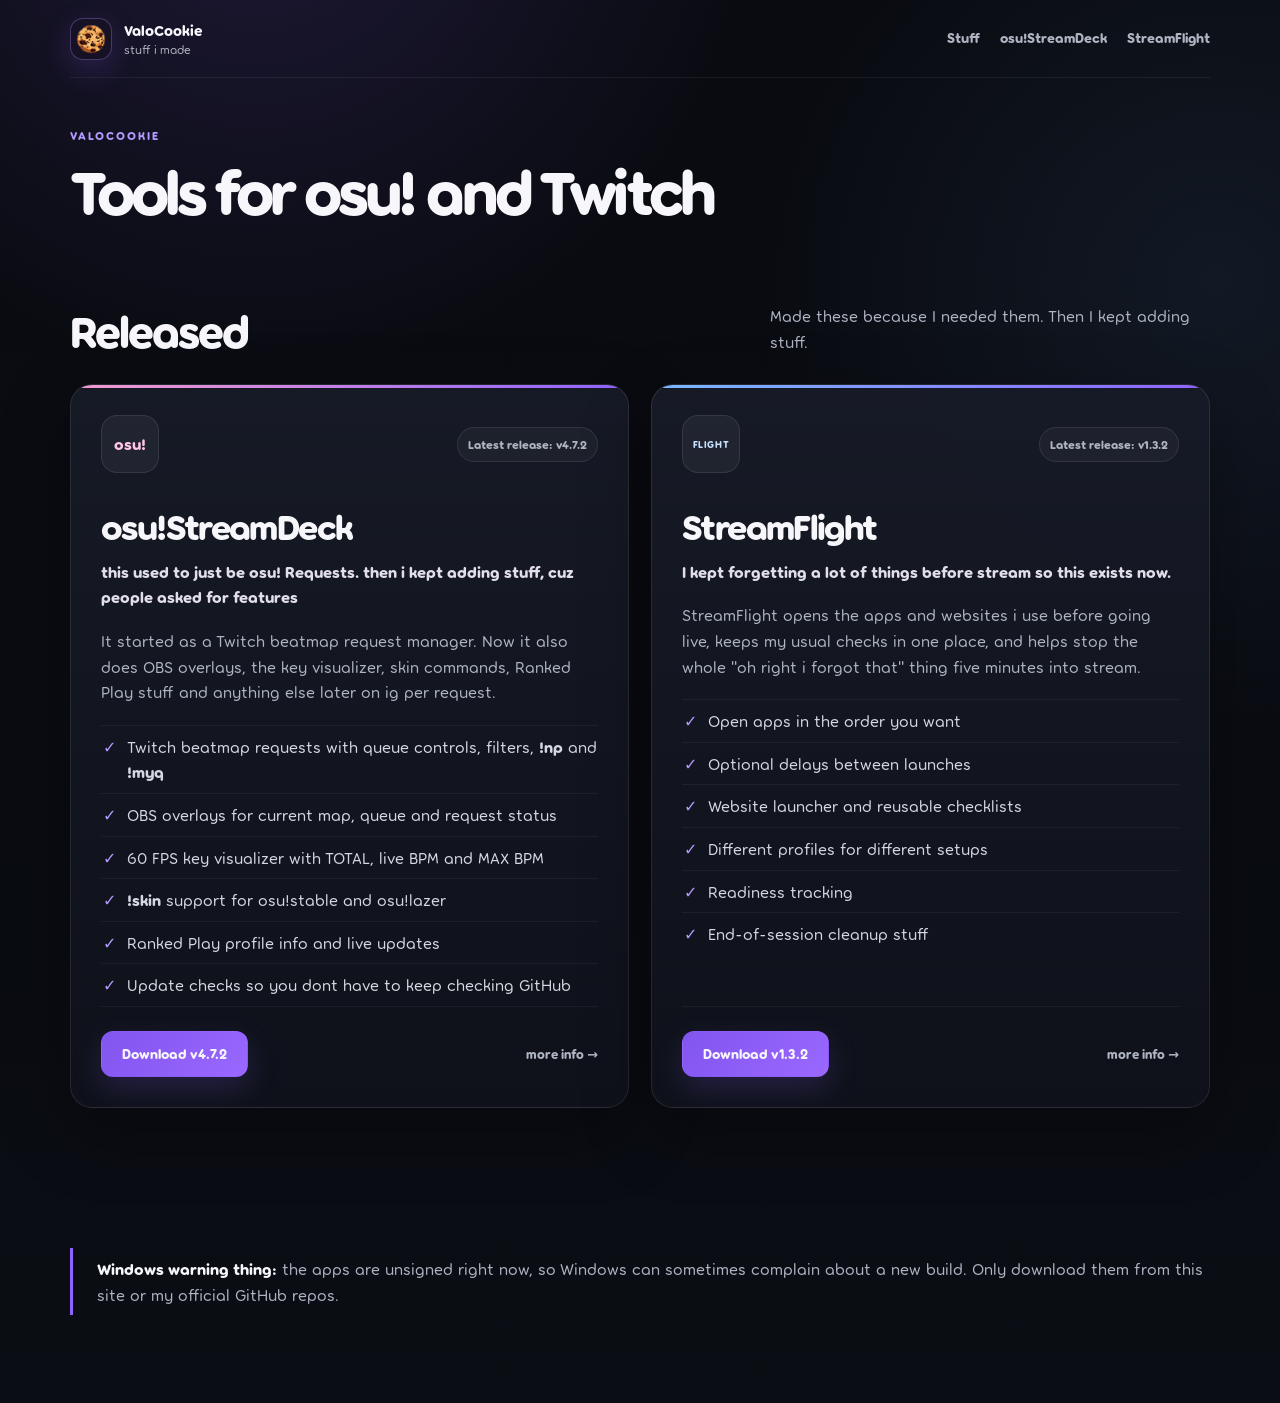
<file: index.html>
<!doctype html>
<html lang="en">
<head>
  <meta charset="utf-8">
  <meta name="viewport" content="width=device-width, initial-scale=1">
  <meta name="theme-color" content="#0b0d14">
  <meta name="description" content="ValoCookie makes tools for osu! and Twitch, including osu!StreamDeck and StreamFlight.">
  <meta name="robots" content="index,follow">
  <link rel="canonical" href="https://valocookie.github.io/">

  <meta property="og:title" content="ValoCookie">
  <meta property="og:url" content="https://valocookie.github.io/">
  <meta property="og:type" content="website">
  <meta property="og:image" content="https://valocookie.github.io/assets/valocookie-banner.jpg">
  <meta name="twitter:card" content="summary_large_image">

  <link rel="icon" type="image/png" href="/assets/favicon-32.png?v=2">
  <link rel="stylesheet" href="/styles.css?v=3.6-torus">
</head>

<body>
  <header class="site-header shell">
    <a class="brand" href="/" aria-label="ValoCookie home">
      <span class="brand-mark"><img src="/assets/valocookie-cookie-128.png" alt="ValoCookie"></span>
      <span class="brand-copy">
        <strong>ValoCookie</strong>
        <small>stuff i made</small>
      </span>
    </a>

    <nav aria-label="Main navigation">
      <a href="#apps">Stuff</a>
      <a href="/osu-requests/">osu!StreamDeck</a>
      <a href="/streamflight/">StreamFlight</a>
    </nav>
  </header>

  <main>
    <section class="section shell home-intro">
      <div>
        <div class="eyebrow">ValoCookie</div>
        <h1 class="home-title">Tools for osu! and Twitch</h1>
      </div>
    </section>
    <section class="section shell" id="apps">
      <div class="section-head">
        <div>
          <h2>Released</h2>
        </div>

        <p>
          Made these because I needed them. Then I kept adding stuff.
        </p>
      </div>

      <div class="product-grid">
        <article class="product-card osu">
          <div class="card-top">
            <span class="product-icon">osu!</span>
            <span class="release-chip" id="osu-status">Latest release</span>
          </div>

          <h3>osu!StreamDeck</h3>

          <p class="tagline">
            this used to just be osu! Requests. then i kept adding stuff, cuz people asked for features
          </p>

          <p class="description">
            It started as a Twitch beatmap request manager.
            Now it also does OBS overlays, the key visualizer, skin commands, Ranked Play stuff
            and anything else later on ig per request.
          </p>

          <ul class="feature-list">
            <li>Twitch beatmap requests with queue controls, filters, <strong>!np</strong> and <strong>!myq</strong></li>
            <li>OBS overlays for current map, queue and request status</li>
            <li>60 FPS key visualizer with TOTAL, live BPM and MAX BPM</li>
            <li><strong>!skin</strong> support for osu!stable and osu!lazer</li>
            <li>Ranked Play profile info and live updates</li>
            <li>Update checks so you dont have to keep checking GitHub</li>
          </ul>

          <div class="card-actions">
            <a
              class="button button-primary"
              id="osu-download"
              href="https://github.com/ValoCookie/osu-Requests/releases"
              target="_blank"
              rel="noreferrer"
            >
              Download
            </a>

            <a class="text-link" href="/osu-requests/">
              more info →
            </a>
          </div>
        </article>

        <article class="product-card flight">
          <div class="card-top">
            <span class="product-icon word-icon">FLIGHT</span>
            <span class="release-chip" id="flight-status">Latest release</span>
          </div>

          <h3>StreamFlight</h3>

          <p class="tagline">
           I kept forgetting a lot of things before stream so this exists now.
          </p>

          <p class="description">
            StreamFlight opens the apps and websites i use before going live,
            keeps my usual checks in one place, and helps stop the whole
            "oh right i forgot that" thing five minutes into stream.
          </p>

          <ul class="feature-list">
            <li>Open apps in the order you want</li>
            <li>Optional delays between launches</li>
            <li>Website launcher and reusable checklists</li>
            <li>Different profiles for different setups</li>
            <li>Readiness tracking</li>
            <li>End-of-session cleanup stuff</li>
          </ul>

          <div class="card-actions">
            <a
              class="button button-primary"
              id="flight-download"
              href="https://github.com/ValoCookie/streamflight/releases"
              target="_blank"
              rel="noreferrer"
            >
              Download
            </a>

            <a class="text-link" href="/streamflight/">
              more info →
            </a>
          </div>
        </article>
      </div>
    </section>
    <section class="section shell compact-section">
      <div class="notice">
        <strong>Windows warning thing:</strong>
        the apps are unsigned right now, so Windows can sometimes complain about a new build.
        Only download them from this site or my official GitHub repos.
      </div>
    </section>
  </main>

  <script src="/script.js?v=3.4-auto-releases" defer></script>
</body>
</html>
</file>
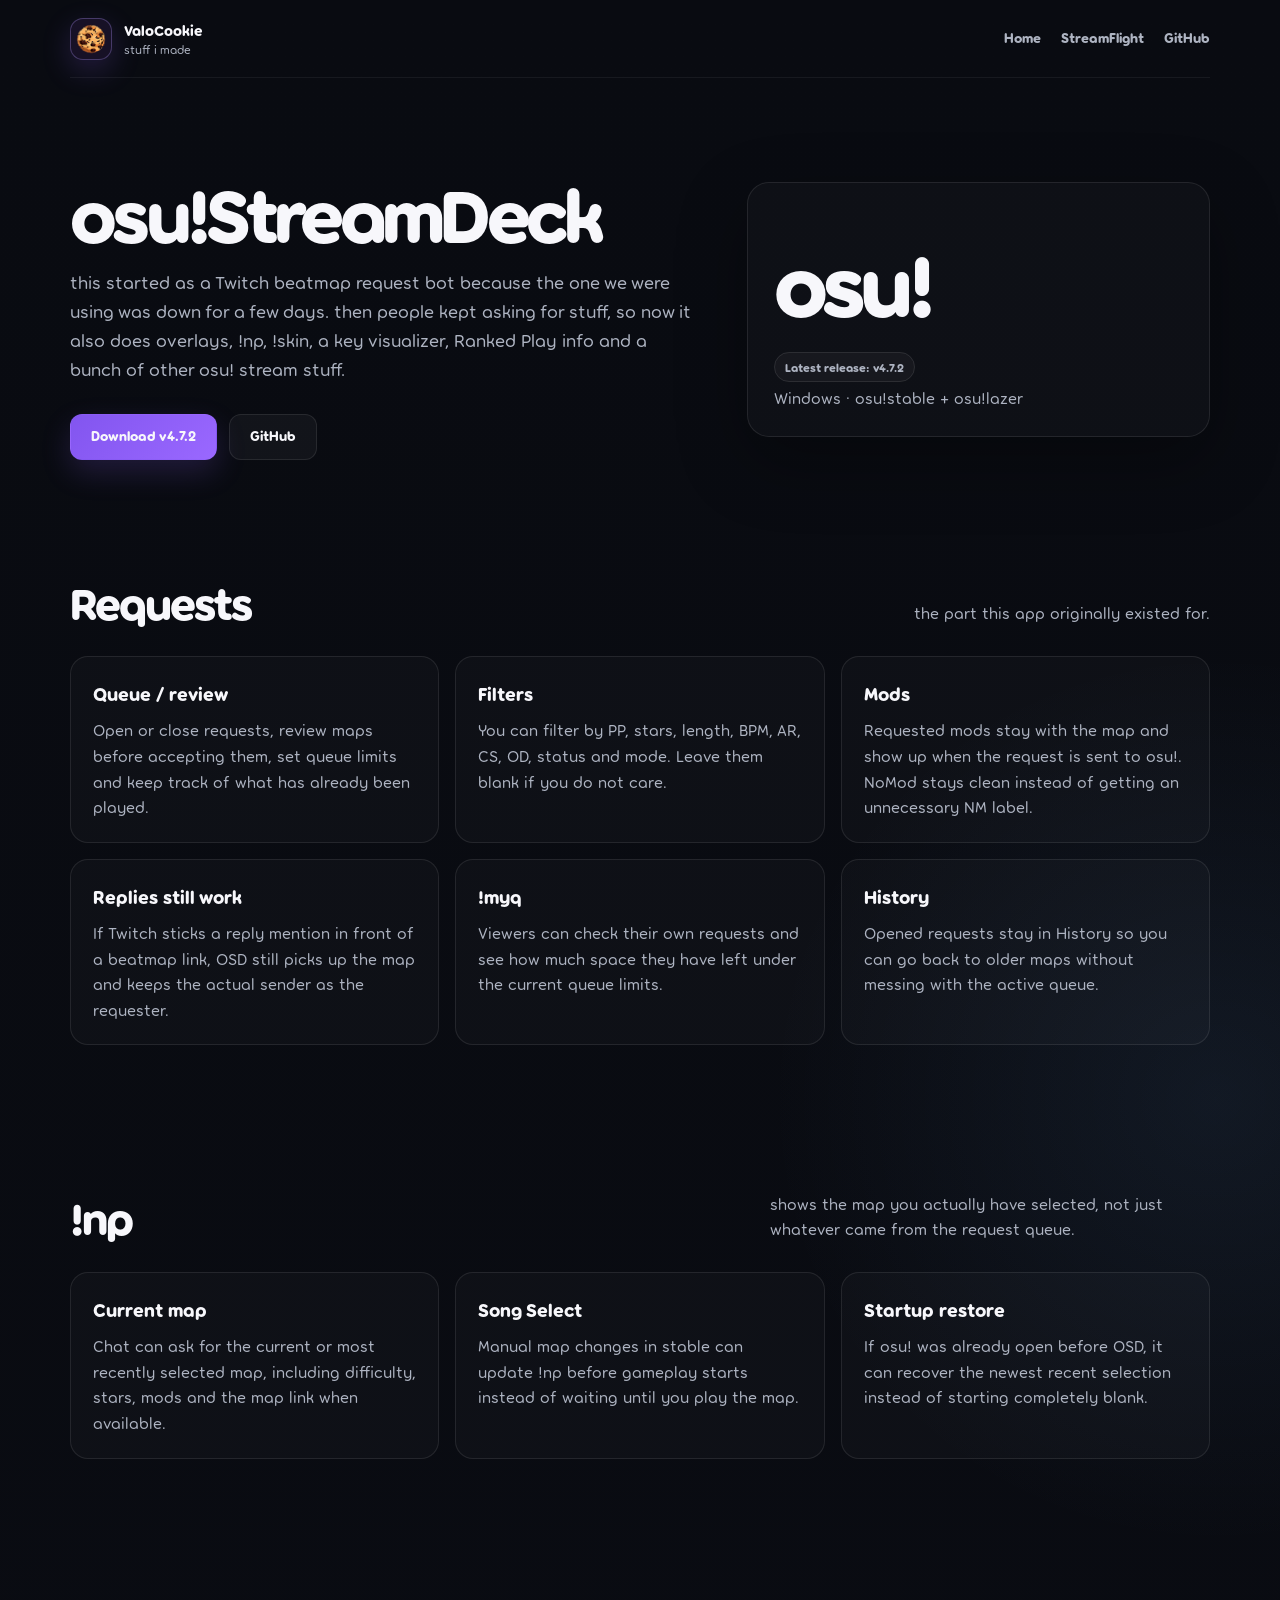
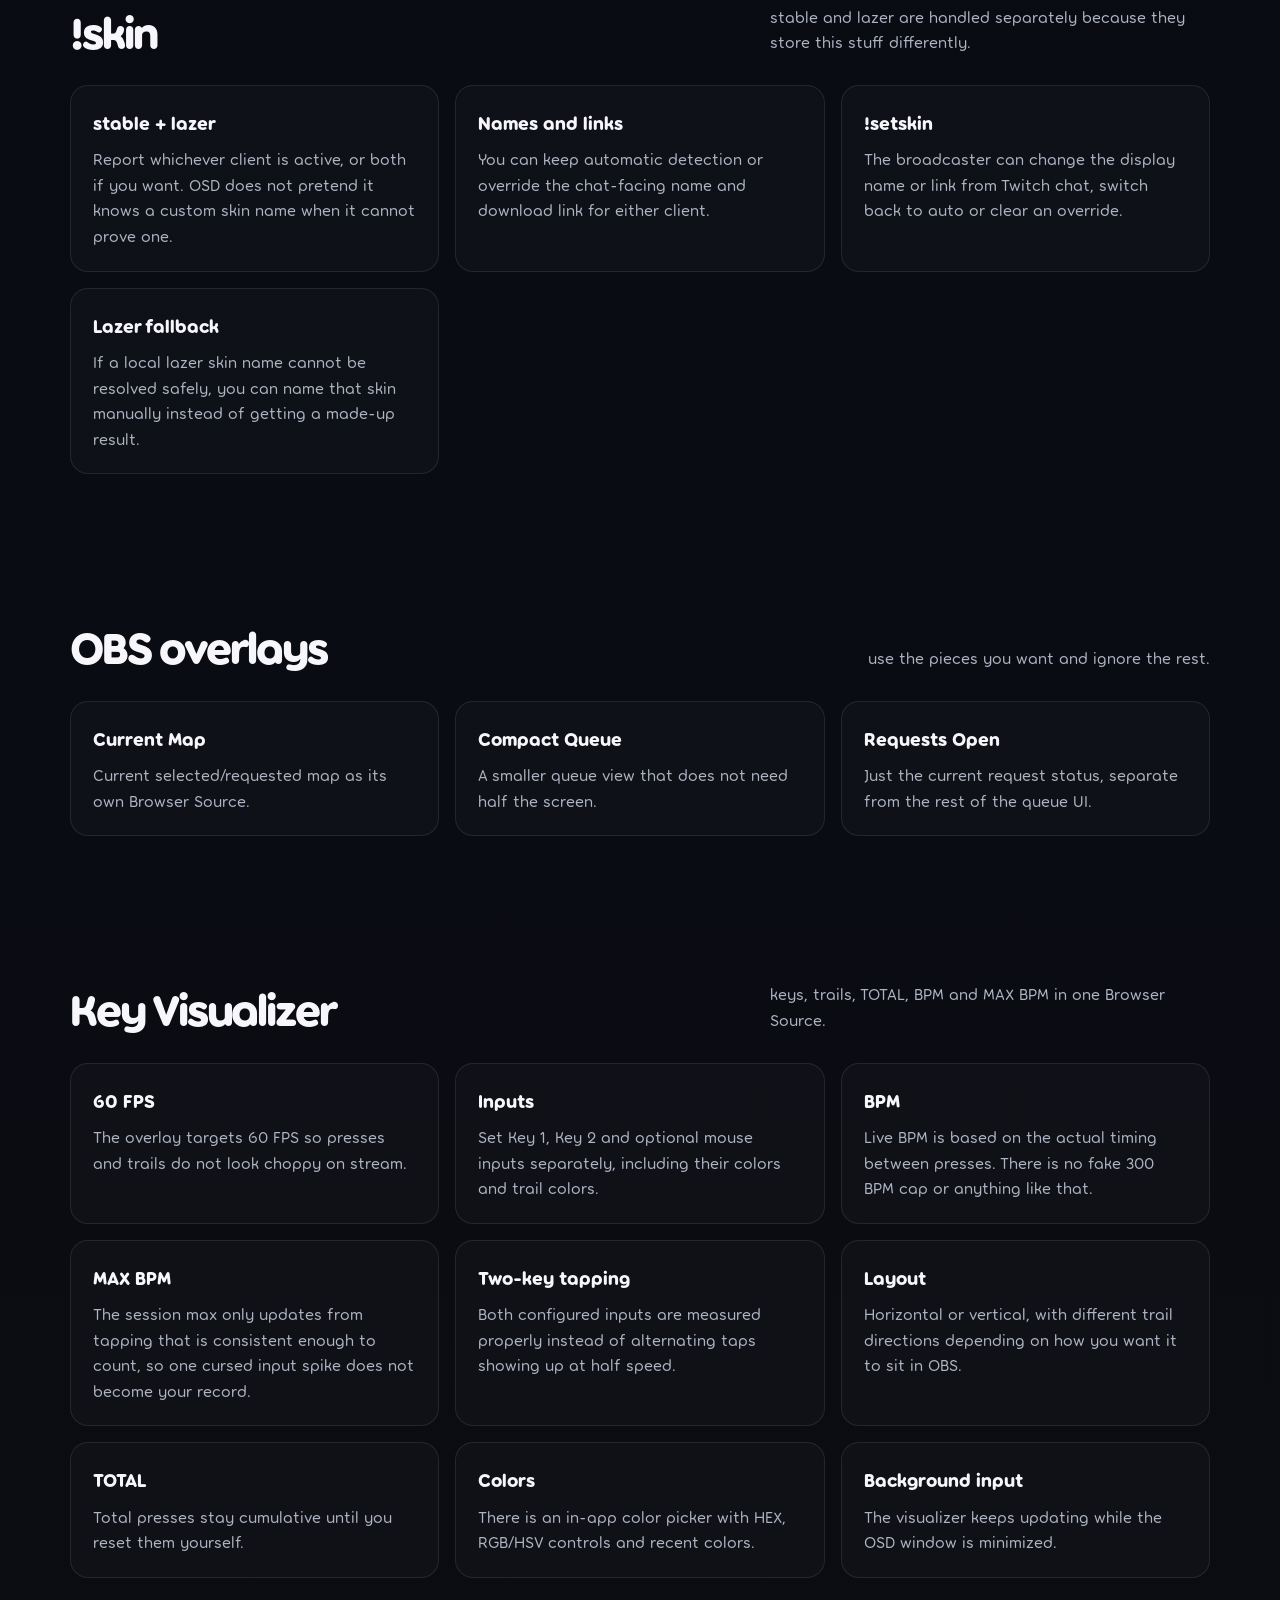
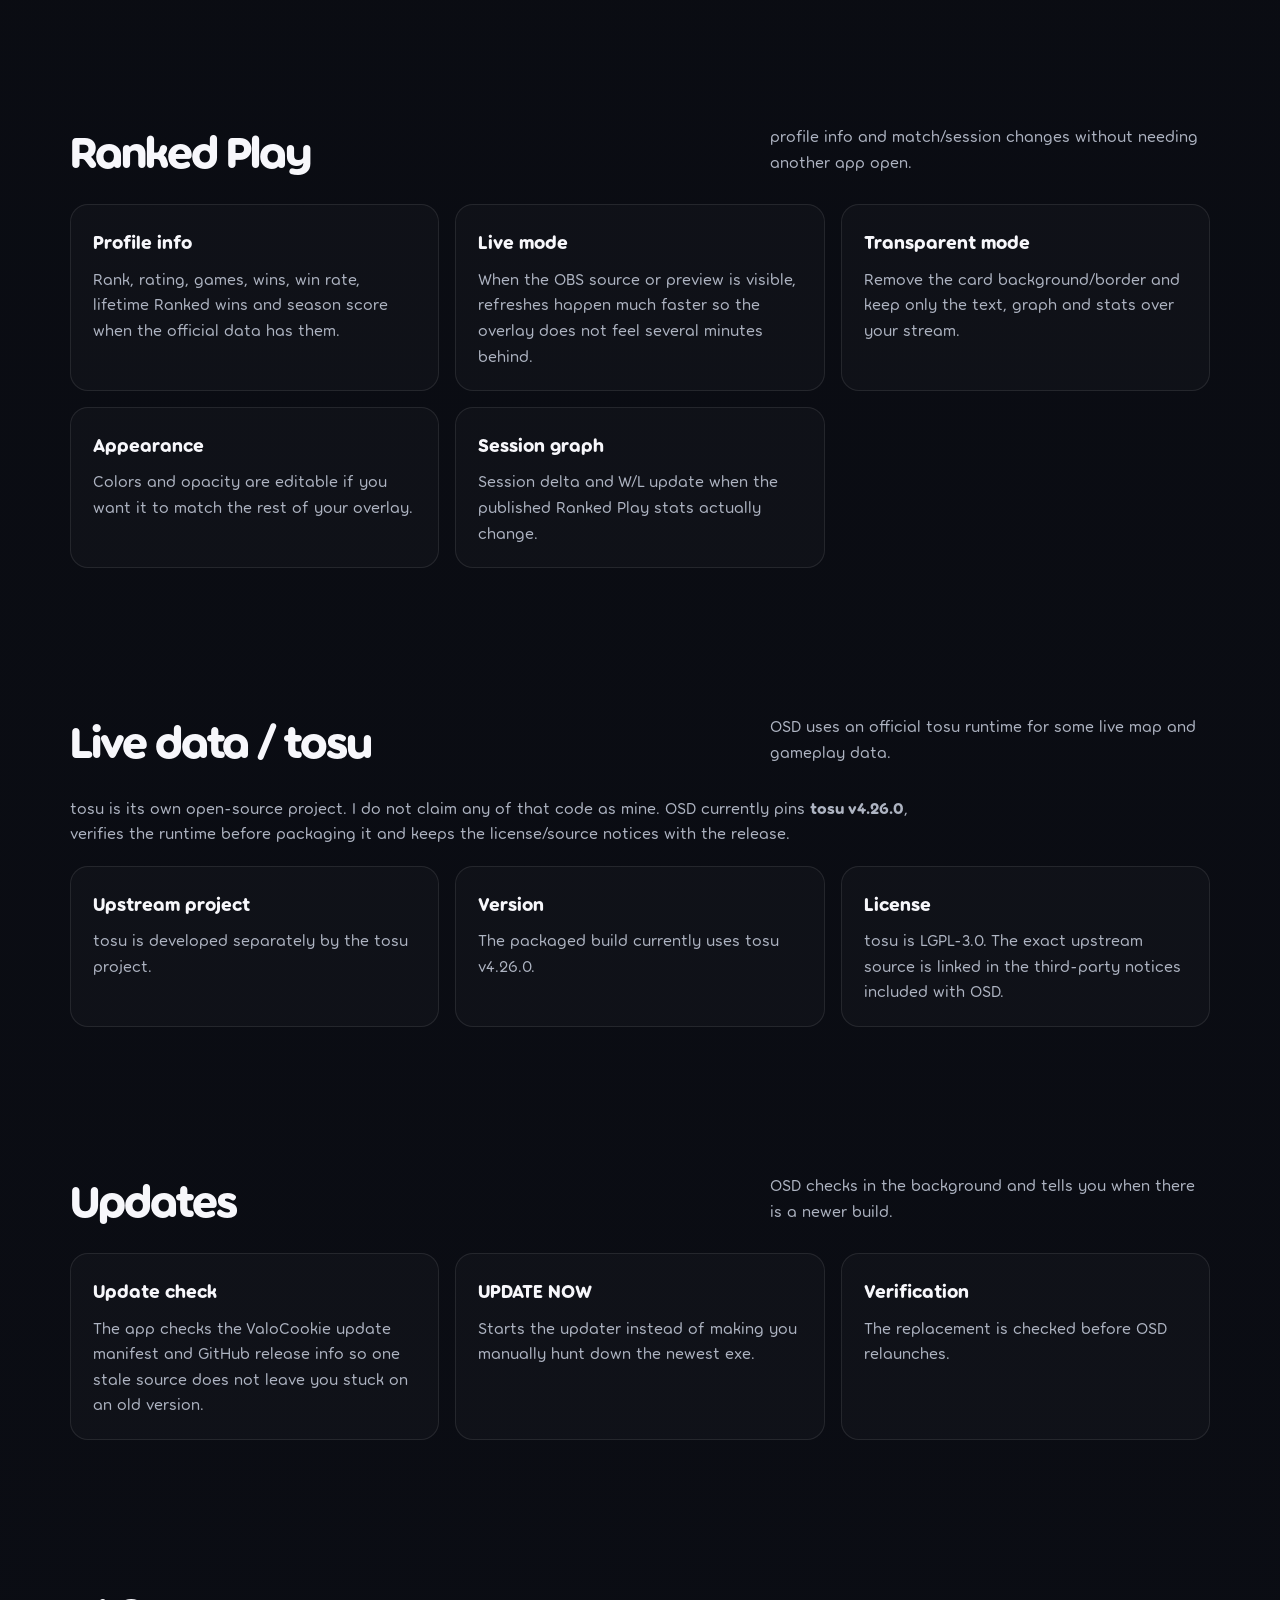
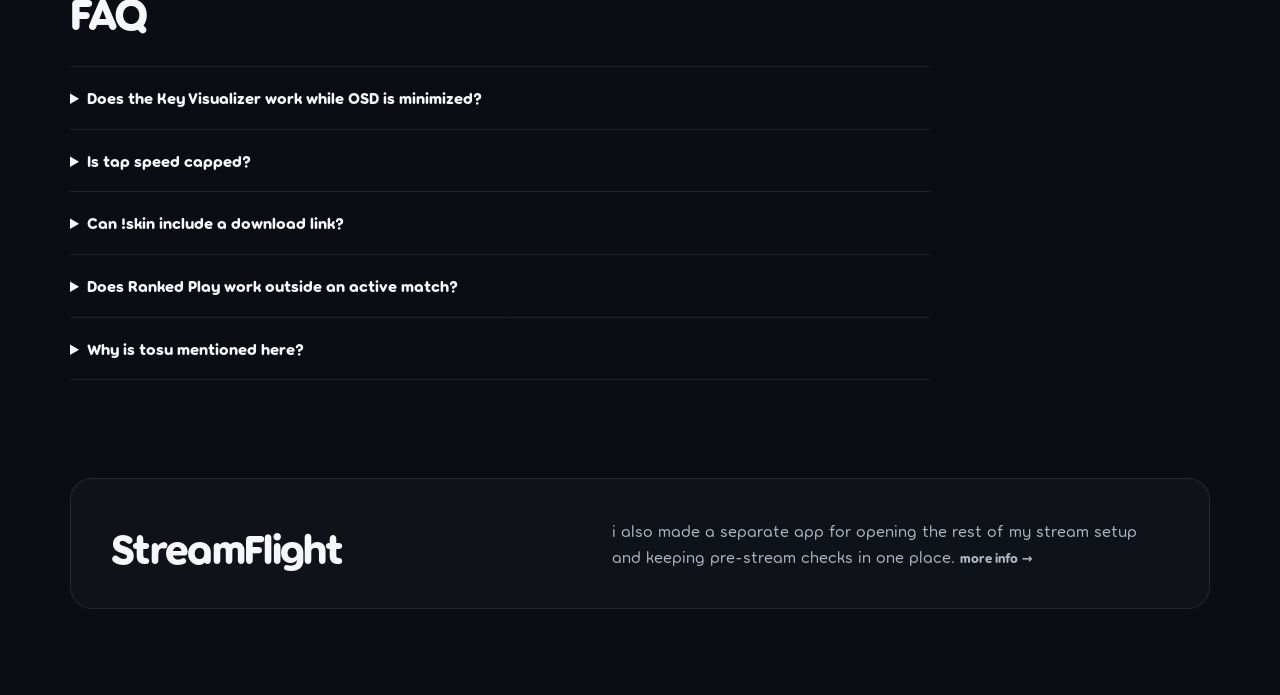
<file: osu-requests/index.html>
<!doctype html>
<html lang="en">
<head>
  <meta charset="utf-8">
  <meta name="viewport" content="width=device-width, initial-scale=1">
  <meta name="theme-color" content="#0b0d14">
  <meta name="description" content="osu!StreamDeck is a Windows tool for Twitch beatmap requests, OBS overlays, a key visualizer, !skin, !np and Ranked Play info.">
  <meta name="robots" content="index,follow">
  <link rel="canonical" href="https://valocookie.github.io/osu-requests/">
  <meta property="og:title" content="osu!StreamDeck">
  <meta property="og:description" content="Twitch beatmap requests, OBS overlays, key/BPM visualizer, !skin, !np and Ranked Play tools for osu!stable and osu!lazer.">
  <meta property="og:url" content="https://valocookie.github.io/osu-requests/">
  <meta property="og:type" content="website">
  <meta property="og:image" content="https://valocookie.github.io/assets/valocookie-banner.jpg">
  <meta name="twitter:card" content="summary_large_image">
  <title>osu!StreamDeck</title>

  <link rel="icon" type="image/png" href="/assets/favicon-32.png?v=2">
  <link rel="stylesheet" href="/styles.css?v=3.4-auto-releases">
</head>
<body>
  <header class="site-header shell">
    <a class="brand" href="/" aria-label="ValoCookie home">
      <span class="brand-mark"><img src="/assets/valocookie-cookie-128.png" alt=""></span>
      <span class="brand-copy"><strong>ValoCookie</strong><small>stuff i made</small></span>
    </a>
    <nav aria-label="Main navigation">
      <a href="/">Home</a>
      <a href="/streamflight/">StreamFlight</a>
      <a href="https://github.com/ValoCookie/osu-Requests" target="_blank" rel="noreferrer">GitHub</a>
    </nav>
  </header>

  <main>
    <section class="app-hero shell">
      <div class="app-hero-grid">
        <div>
          <h1>osu!StreamDeck</h1>
          <p class="hero-copy">
            this started as a Twitch beatmap request bot because the one we were using was down for a few days.
            then people kept asking for stuff, so now it also does overlays, !np, !skin, a key visualizer, Ranked Play info and a bunch of other osu! stream stuff.
          </p>
          <div class="hero-actions">
            <a class="button button-primary" id="osu-download-detail" href="https://github.com/ValoCookie/osu-Requests/releases" target="_blank" rel="noreferrer">Download</a>
            <a class="button button-secondary" href="https://github.com/ValoCookie/osu-Requests" target="_blank" rel="noreferrer">GitHub</a>
          </div>
        </div>

        <aside class="app-badge">
          <div class="giant">osu!</div>
          <span class="release-chip" id="osu-status-detail">Latest release</span>
          <p>Windows · osu!stable + osu!lazer</p>
        </aside>
      </div>
    </section>

    <section class="section shell">
      <div class="section-head">
        <div><h2>Requests</h2></div>
        <p>the part this app originally existed for.</p>
      </div>

      <div class="detail-grid">
        <article class="detail-card">
          <h3>Queue / review</h3>
          <p>Open or close requests, review maps before accepting them, set queue limits and keep track of what has already been played.</p>
        </article>
        <article class="detail-card">
          <h3>Filters</h3>
          <p>You can filter by PP, stars, length, BPM, AR, CS, OD, status and mode. Leave them blank if you do not care.</p>
        </article>
        <article class="detail-card">
          <h3>Mods</h3>
          <p>Requested mods stay with the map and show up when the request is sent to osu!. NoMod stays clean instead of getting an unnecessary NM label.</p>
        </article>
        <article class="detail-card">
          <h3>Replies still work</h3>
          <p>If Twitch sticks a reply mention in front of a beatmap link, OSD still picks up the map and keeps the actual sender as the requester.</p>
        </article>
        <article class="detail-card">
          <h3>!myq</h3>
          <p>Viewers can check their own requests and see how much space they have left under the current queue limits.</p>
        </article>
        <article class="detail-card">
          <h3>History</h3>
          <p>Opened requests stay in History so you can go back to older maps without messing with the active queue.</p>
        </article>
      </div>
    </section>

    <section class="section shell">
      <div class="section-head">
        <div><h2>!np</h2></div>
        <p>shows the map you actually have selected, not just whatever came from the request queue.</p>
      </div>

      <div class="detail-grid">
        <article class="detail-card">
          <h3>Current map</h3>
          <p>Chat can ask for the current or most recently selected map, including difficulty, stars, mods and the map link when available.</p>
        </article>
        <article class="detail-card">
          <h3>Song Select</h3>
          <p>Manual map changes in stable can update !np before gameplay starts instead of waiting until you play the map.</p>
        </article>
        <article class="detail-card">
          <h3>Startup restore</h3>
          <p>If osu! was already open before OSD, it can recover the newest recent selection instead of starting completely blank.</p>
        </article>
      </div>
    </section>

    <section class="section shell">
      <div class="section-head">
        <div><h2>!skin</h2></div>
        <p>stable and lazer are handled separately because they store this stuff differently.</p>
      </div>

      <div class="detail-grid">
        <article class="detail-card">
          <h3>stable + lazer</h3>
          <p>Report whichever client is active, or both if you want. OSD does not pretend it knows a custom skin name when it cannot prove one.</p>
        </article>
        <article class="detail-card">
          <h3>Names and links</h3>
          <p>You can keep automatic detection or override the chat-facing name and download link for either client.</p>
        </article>
        <article class="detail-card">
          <h3>!setskin</h3>
          <p>The broadcaster can change the display name or link from Twitch chat, switch back to auto or clear an override.</p>
        </article>
        <article class="detail-card">
          <h3>Lazer fallback</h3>
          <p>If a local lazer skin name cannot be resolved safely, you can name that skin manually instead of getting a made-up result.</p>
        </article>
      </div>
    </section>

    <section class="section shell">
      <div class="section-head">
        <div><h2>OBS overlays</h2></div>
        <p>use the pieces you want and ignore the rest.</p>
      </div>

      <div class="detail-grid">
        <article class="detail-card"><h3>Current Map</h3><p>Current selected/requested map as its own Browser Source.</p></article>
        <article class="detail-card"><h3>Compact Queue</h3><p>A smaller queue view that does not need half the screen.</p></article>
        <article class="detail-card"><h3>Requests Open</h3><p>Just the current request status, separate from the rest of the queue UI.</p></article>
      </div>
    </section>

    <section class="section shell">
      <div class="section-head">
        <div><h2>Key Visualizer</h2></div>
        <p>keys, trails, TOTAL, BPM and MAX BPM in one Browser Source.</p>
      </div>

      <div class="detail-grid">
        <article class="detail-card">
          <h3>60 FPS</h3>
          <p>The overlay targets 60 FPS so presses and trails do not look choppy on stream.</p>
        </article>
        <article class="detail-card">
          <h3>Inputs</h3>
          <p>Set Key 1, Key 2 and optional mouse inputs separately, including their colors and trail colors.</p>
        </article>
        <article class="detail-card">
          <h3>BPM</h3>
          <p>Live BPM is based on the actual timing between presses. There is no fake 300 BPM cap or anything like that.</p>
        </article>
        <article class="detail-card">
          <h3>MAX BPM</h3>
          <p>The session max only updates from tapping that is consistent enough to count, so one cursed input spike does not become your record.</p>
        </article>
        <article class="detail-card">
          <h3>Two-key tapping</h3>
          <p>Both configured inputs are measured properly instead of alternating taps showing up at half speed.</p>
        </article>
        <article class="detail-card">
          <h3>Layout</h3>
          <p>Horizontal or vertical, with different trail directions depending on how you want it to sit in OBS.</p>
        </article>
        <article class="detail-card">
          <h3>TOTAL</h3>
          <p>Total presses stay cumulative until you reset them yourself.</p>
        </article>
        <article class="detail-card">
          <h3>Colors</h3>
          <p>There is an in-app color picker with HEX, RGB/HSV controls and recent colors.</p>
        </article>
        <article class="detail-card">
          <h3>Background input</h3>
          <p>The visualizer keeps updating while the OSD window is minimized.</p>
        </article>
      </div>
    </section>

    <section class="section shell">
      <div class="section-head">
        <div><h2>Ranked Play</h2></div>
        <p>profile info and match/session changes without needing another app open.</p>
      </div>

      <div class="detail-grid">
        <article class="detail-card">
          <h3>Profile info</h3>
          <p>Rank, rating, games, wins, win rate, lifetime Ranked wins and season score when the official data has them.</p>
        </article>
        <article class="detail-card">
          <h3>Live mode</h3>
          <p>When the OBS source or preview is visible, refreshes happen much faster so the overlay does not feel several minutes behind.</p>
        </article>
        <article class="detail-card">
          <h3>Transparent mode</h3>
          <p>Remove the card background/border and keep only the text, graph and stats over your stream.</p>
        </article>
        <article class="detail-card">
          <h3>Appearance</h3>
          <p>Colors and opacity are editable if you want it to match the rest of your overlay.</p>
        </article>
        <article class="detail-card">
          <h3>Session graph</h3>
          <p>Session delta and W/L update when the published Ranked Play stats actually change.</p>
        </article>
      </div>
    </section>

    <section class="section shell">
      <div class="section-head">
        <div><h2>Live data / tosu</h2></div>
        <p>OSD uses an official tosu runtime for some live map and gameplay data.</p>
      </div>

      <p class="description wide-copy">
        tosu is its own open-source project. I do not claim any of that code as mine.
        OSD currently pins <strong>tosu v4.26.0</strong>, verifies the runtime before packaging it and keeps the license/source notices with the release.
      </p>

      <div class="detail-grid">
        <article class="detail-card">
          <h3>Upstream project</h3>
          <p>tosu is developed separately by the tosu project.</p>
        </article>
        <article class="detail-card">
          <h3>Version</h3>
          <p>The packaged build currently uses tosu v4.26.0.</p>
        </article>
        <article class="detail-card">
          <h3>License</h3>
          <p>tosu is LGPL-3.0. The exact upstream source is linked in the third-party notices included with OSD.</p>
        </article>
      </div>
    </section>

    <section class="section shell">
      <div class="section-head">
        <div><h2>Updates</h2></div>
        <p>OSD checks in the background and tells you when there is a newer build.</p>
      </div>

      <div class="detail-grid">
        <article class="detail-card">
          <h3>Update check</h3>
          <p>The app checks the ValoCookie update manifest and GitHub release info so one stale source does not leave you stuck on an old version.</p>
        </article>
        <article class="detail-card">
          <h3>UPDATE NOW</h3>
          <p>Starts the updater instead of making you manually hunt down the newest exe.</p>
        </article>
        <article class="detail-card">
          <h3>Verification</h3>
          <p>The replacement is checked before OSD relaunches.</p>
        </article>
      </div>
    </section>

    <section class="section shell">
      <div class="section-head"><div><h2>FAQ</h2></div></div>
      <div class="faq">
        <details><summary>Does the Key Visualizer work while OSD is minimized?</summary><p>Yep. Supported keyboard and mouse bindings keep being captured in the background.</p></details>
        <details><summary>Is tap speed capped?</summary><p>No artificial BPM cap. The value comes from the input timing.</p></details>
        <details><summary>Can !skin include a download link?</summary><p>Yep. Stable and lazer can each have their own display name and link.</p></details>
        <details><summary>Does Ranked Play work outside an active match?</summary><p>Profile info can still refresh outside a match. The faster live refresh is mainly for when the overlay or preview is open.</p></details>
        <details><summary>Why is tosu mentioned here?</summary><p>Because OSD uses it for some live osu! telemetry and i would rather be very obvious about what is mine and what is not.</p></details>
      </div>
    </section>

    <section class="band shell">
      <div><h2>StreamFlight</h2></div>
      <p>i also made a separate app for opening the rest of my stream setup and keeping pre-stream checks in one place. <a class="text-link" href="/streamflight/">more info →</a></p>
    </section>
  </main>

  <script src="/script.js?v=3.4-auto-releases" defer></script>
</body>
</html>
</file>
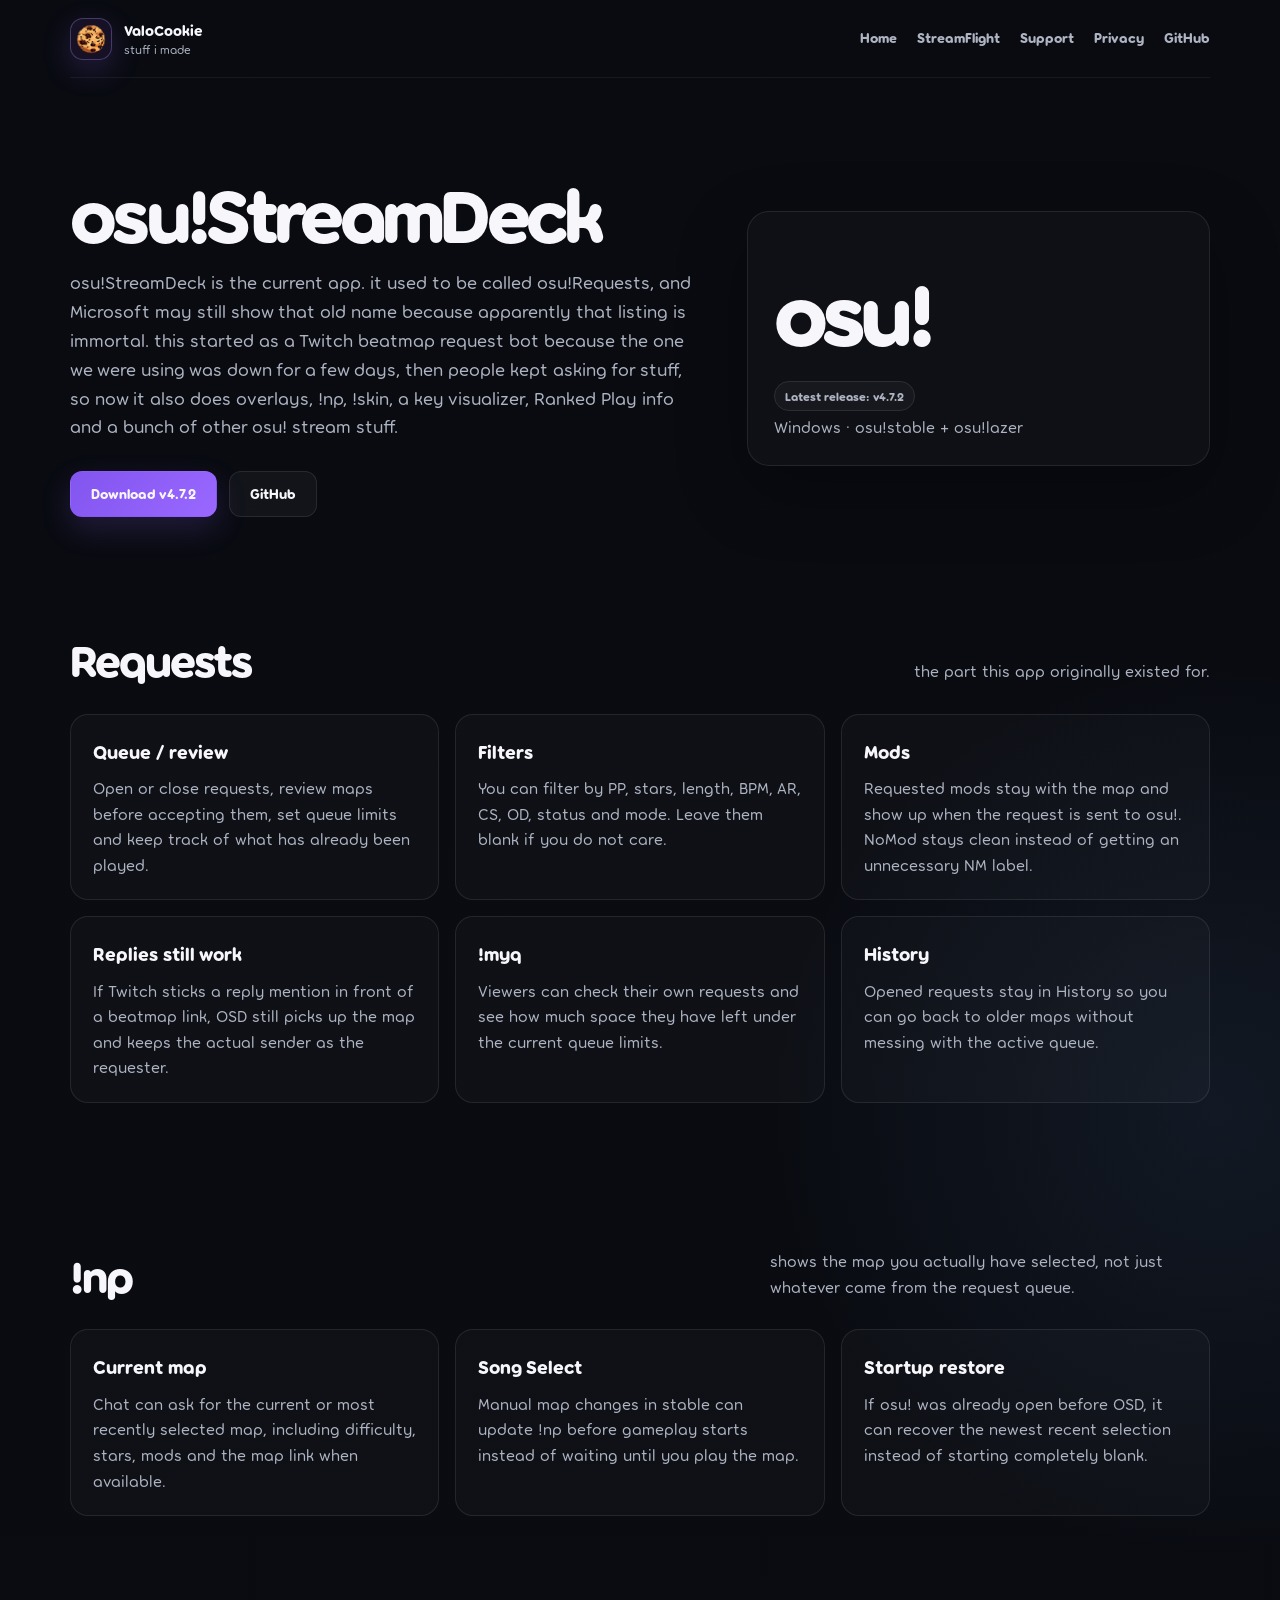
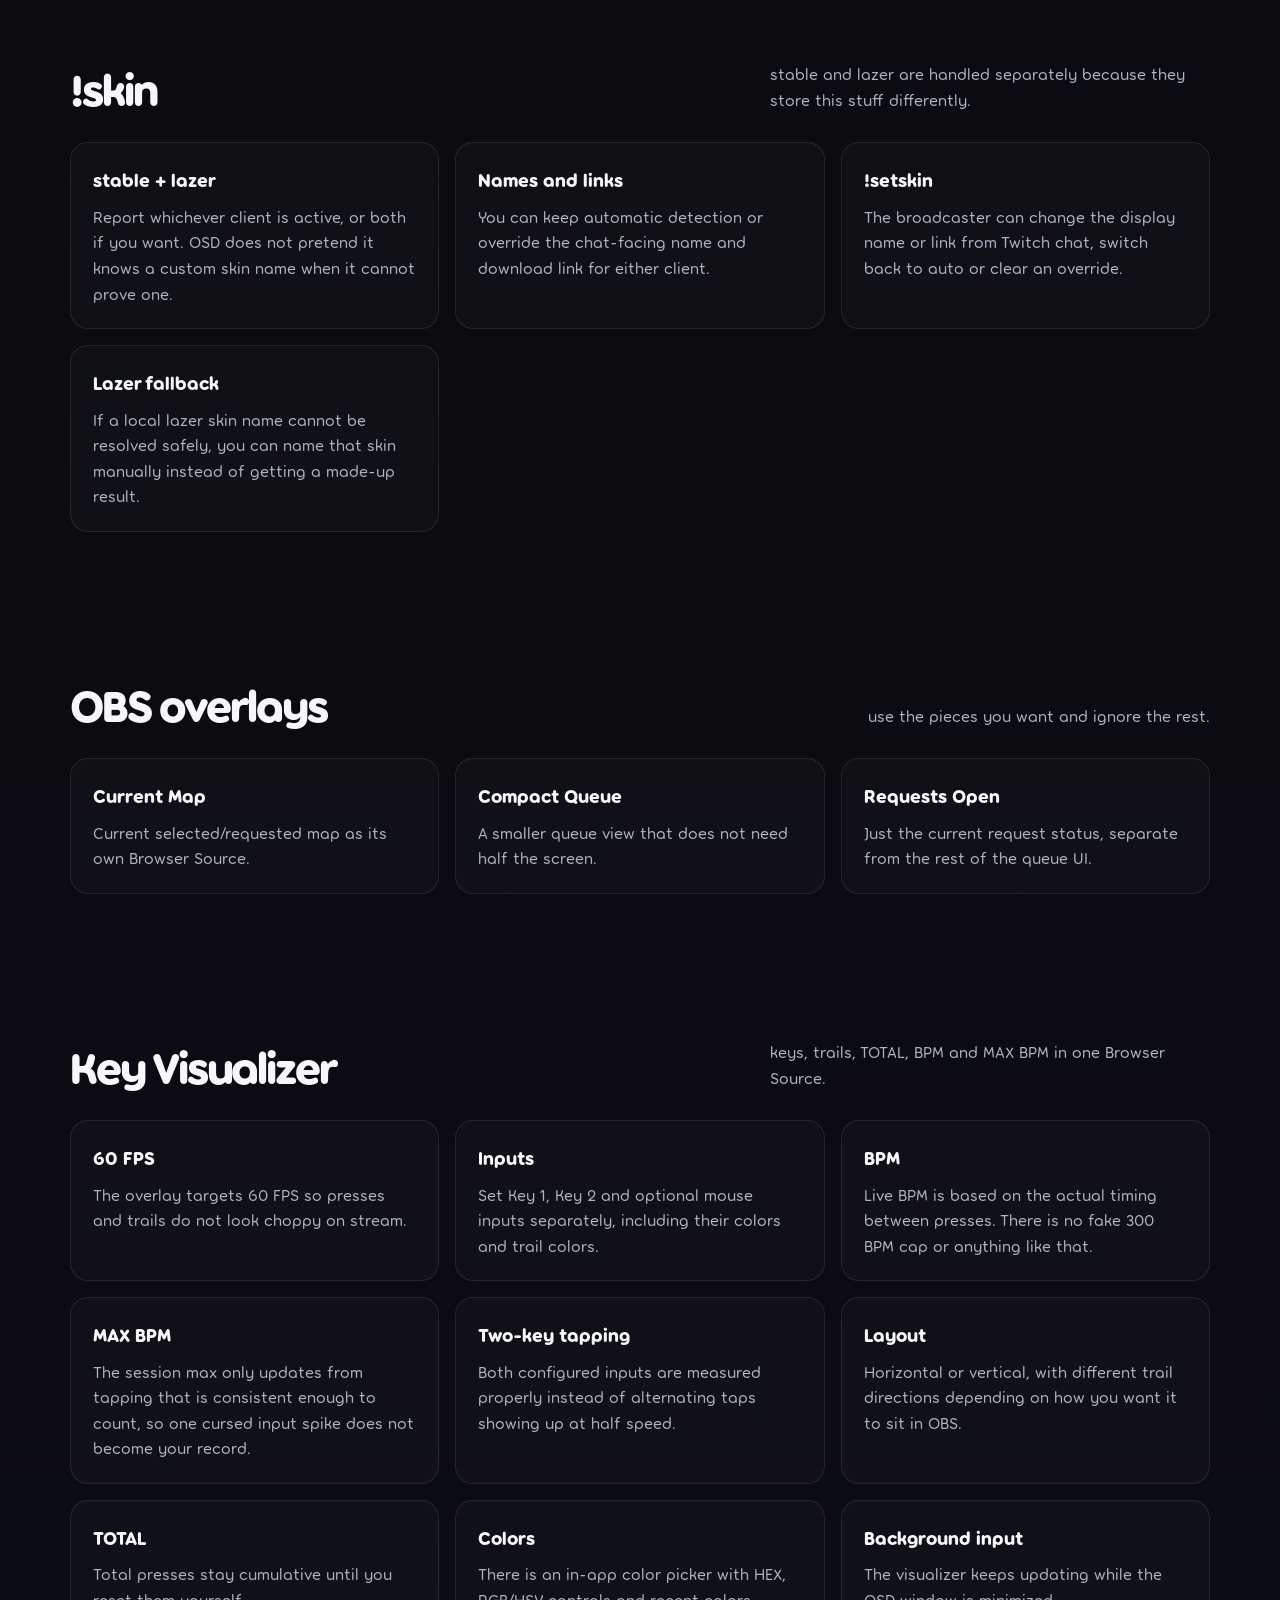
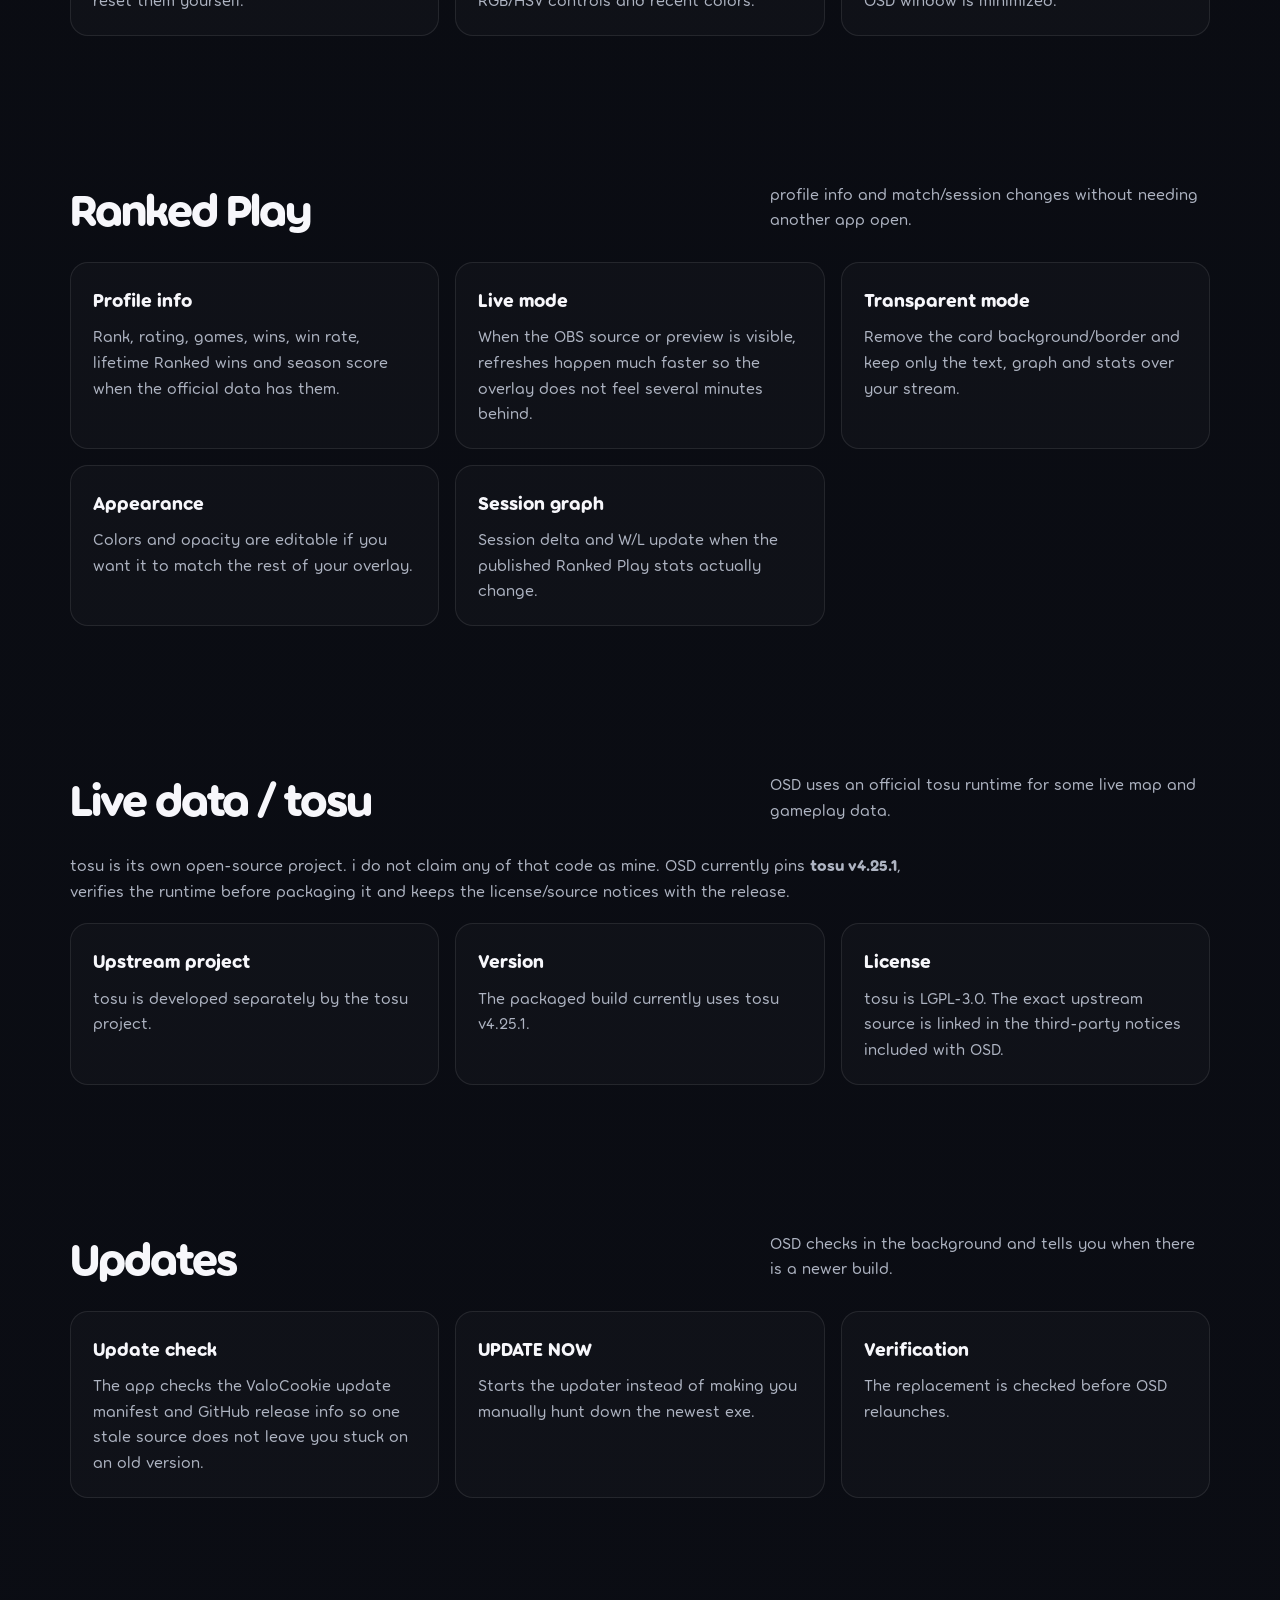
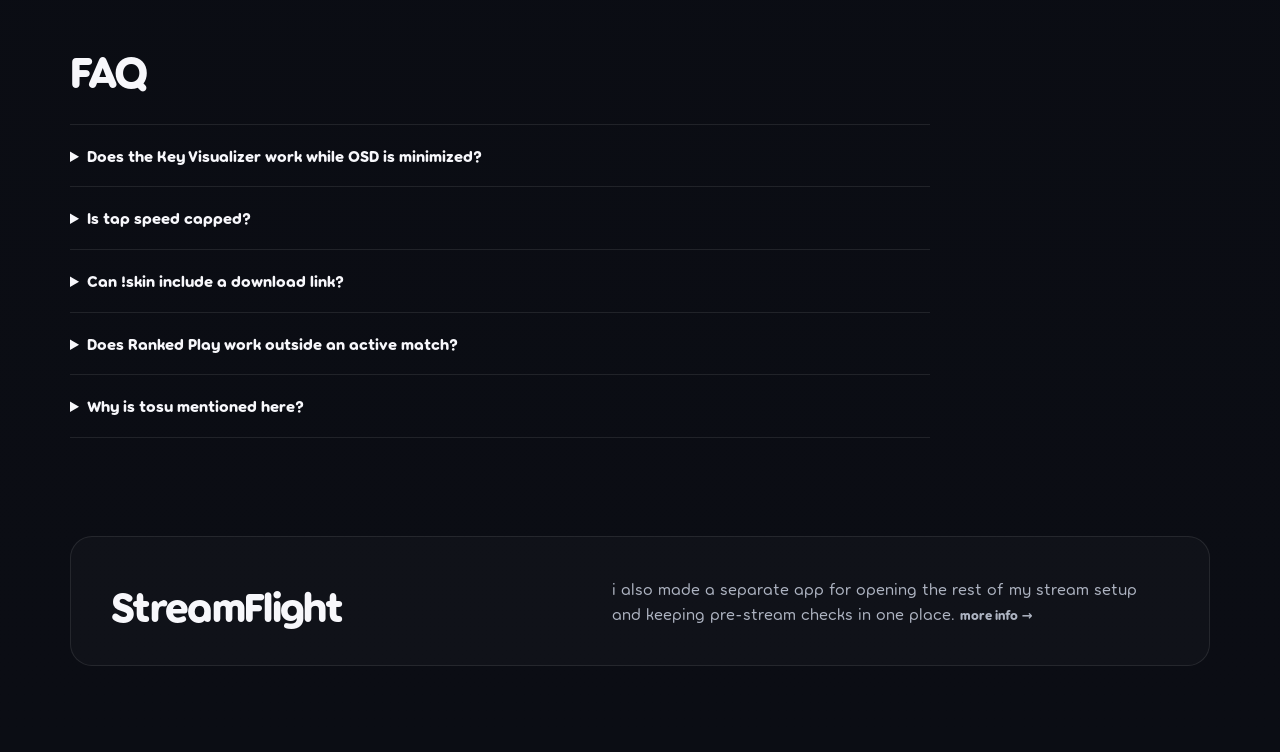
<file: osustreamdeck/index.html>
<!doctype html>
<html lang="en">
<head>
  <meta charset="utf-8">
  <meta name="viewport" content="width=device-width, initial-scale=1">
  <meta name="theme-color" content="#0b0d14">
  <meta name="description" content="osu!StreamDeck is a Windows tool for Twitch beatmap requests, OBS overlays, a key visualizer, !skin, !np and Ranked Play info.">
  <meta name="robots" content="index,follow">
  <link rel="canonical" href="https://valocookie.github.io/osustreamdeck/">
  <meta property="og:title" content="osu!StreamDeck">
  <meta property="og:description" content="Twitch beatmap requests, OBS overlays, key/BPM visualizer, !skin, !np and Ranked Play tools for osu!stable and osu!lazer.">
  <meta property="og:url" content="https://valocookie.github.io/osustreamdeck/">
  <meta property="og:type" content="website">
  <meta property="og:image" content="https://valocookie.github.io/assets/valocookie-banner.jpg">
  <meta name="twitter:card" content="summary_large_image">
  <title>osu!StreamDeck</title>

  <link rel="icon" type="image/png" href="/assets/favicon-32.png?v=2">
  <link rel="stylesheet" href="/styles.css?v=3.4-auto-releases">
</head>
<body>
  <header class="site-header shell">
    <a class="brand" href="/" aria-label="ValoCookie home">
      <span class="brand-mark"><img src="/assets/valocookie-cookie-128.png" alt=""></span>
      <span class="brand-copy"><strong>ValoCookie</strong><small>stuff i made</small></span>
    </a>
    <nav aria-label="Main navigation">
      <a href="/">Home</a>
      <a href="/streamflight/">StreamFlight</a>
      <a href="/osustreamdeck/support/">Support</a>
      <a href="/osustreamdeck/privacy/">Privacy</a>
      <a href="https://github.com/ValoCookie/osuStreamDeck" target="_blank" rel="noreferrer">GitHub</a>
    </nav>
  </header>

  <main>
    <section class="app-hero shell">
      <div class="app-hero-grid">
        <div>
          <h1>osu!StreamDeck</h1>
          <p class="hero-copy">
            osu!StreamDeck is the current app. it used to be called osu!Requests, and Microsoft may still show that old name because apparently that listing is immortal.
            this started as a Twitch beatmap request bot because the one we were using was down for a few days, then people kept asking for stuff, so now it also does overlays, !np, !skin, a key visualizer, Ranked Play info and a bunch of other osu! stream stuff.
          </p>
          <div class="hero-actions">
            <a class="button button-primary" id="osu-download-detail" href="https://github.com/ValoCookie/osuStreamDeck/releases" target="_blank" rel="noreferrer">Download</a>
            <a class="button button-secondary" href="https://github.com/ValoCookie/osuStreamDeck" target="_blank" rel="noreferrer">GitHub</a>
          </div>
        </div>

        <aside class="app-badge">
          <div class="giant">osu!</div>
          <span class="release-chip" id="osu-status-detail">Latest release</span>
          <p>Windows · osu!stable + osu!lazer</p>
        </aside>
      </div>
    </section>

    <section class="section shell">
      <div class="section-head">
        <div><h2>Requests</h2></div>
        <p>the part this app originally existed for.</p>
      </div>

      <div class="detail-grid">
        <article class="detail-card">
          <h3>Queue / review</h3>
          <p>Open or close requests, review maps before accepting them, set queue limits and keep track of what has already been played.</p>
        </article>
        <article class="detail-card">
          <h3>Filters</h3>
          <p>You can filter by PP, stars, length, BPM, AR, CS, OD, status and mode. Leave them blank if you do not care.</p>
        </article>
        <article class="detail-card">
          <h3>Mods</h3>
          <p>Requested mods stay with the map and show up when the request is sent to osu!. NoMod stays clean instead of getting an unnecessary NM label.</p>
        </article>
        <article class="detail-card">
          <h3>Replies still work</h3>
          <p>If Twitch sticks a reply mention in front of a beatmap link, OSD still picks up the map and keeps the actual sender as the requester.</p>
        </article>
        <article class="detail-card">
          <h3>!myq</h3>
          <p>Viewers can check their own requests and see how much space they have left under the current queue limits.</p>
        </article>
        <article class="detail-card">
          <h3>History</h3>
          <p>Opened requests stay in History so you can go back to older maps without messing with the active queue.</p>
        </article>
      </div>
    </section>

    <section class="section shell">
      <div class="section-head">
        <div><h2>!np</h2></div>
        <p>shows the map you actually have selected, not just whatever came from the request queue.</p>
      </div>

      <div class="detail-grid">
        <article class="detail-card">
          <h3>Current map</h3>
          <p>Chat can ask for the current or most recently selected map, including difficulty, stars, mods and the map link when available.</p>
        </article>
        <article class="detail-card">
          <h3>Song Select</h3>
          <p>Manual map changes in stable can update !np before gameplay starts instead of waiting until you play the map.</p>
        </article>
        <article class="detail-card">
          <h3>Startup restore</h3>
          <p>If osu! was already open before OSD, it can recover the newest recent selection instead of starting completely blank.</p>
        </article>
      </div>
    </section>

    <section class="section shell">
      <div class="section-head">
        <div><h2>!skin</h2></div>
        <p>stable and lazer are handled separately because they store this stuff differently.</p>
      </div>

      <div class="detail-grid">
        <article class="detail-card">
          <h3>stable + lazer</h3>
          <p>Report whichever client is active, or both if you want. OSD does not pretend it knows a custom skin name when it cannot prove one.</p>
        </article>
        <article class="detail-card">
          <h3>Names and links</h3>
          <p>You can keep automatic detection or override the chat-facing name and download link for either client.</p>
        </article>
        <article class="detail-card">
          <h3>!setskin</h3>
          <p>The broadcaster can change the display name or link from Twitch chat, switch back to auto or clear an override.</p>
        </article>
        <article class="detail-card">
          <h3>Lazer fallback</h3>
          <p>If a local lazer skin name cannot be resolved safely, you can name that skin manually instead of getting a made-up result.</p>
        </article>
      </div>
    </section>

    <section class="section shell">
      <div class="section-head">
        <div><h2>OBS overlays</h2></div>
        <p>use the pieces you want and ignore the rest.</p>
      </div>

      <div class="detail-grid">
        <article class="detail-card"><h3>Current Map</h3><p>Current selected/requested map as its own Browser Source.</p></article>
        <article class="detail-card"><h3>Compact Queue</h3><p>A smaller queue view that does not need half the screen.</p></article>
        <article class="detail-card"><h3>Requests Open</h3><p>Just the current request status, separate from the rest of the queue UI.</p></article>
      </div>
    </section>

    <section class="section shell">
      <div class="section-head">
        <div><h2>Key Visualizer</h2></div>
        <p>keys, trails, TOTAL, BPM and MAX BPM in one Browser Source.</p>
      </div>

      <div class="detail-grid">
        <article class="detail-card">
          <h3>60 FPS</h3>
          <p>The overlay targets 60 FPS so presses and trails do not look choppy on stream.</p>
        </article>
        <article class="detail-card">
          <h3>Inputs</h3>
          <p>Set Key 1, Key 2 and optional mouse inputs separately, including their colors and trail colors.</p>
        </article>
        <article class="detail-card">
          <h3>BPM</h3>
          <p>Live BPM is based on the actual timing between presses. There is no fake 300 BPM cap or anything like that.</p>
        </article>
        <article class="detail-card">
          <h3>MAX BPM</h3>
          <p>The session max only updates from tapping that is consistent enough to count, so one cursed input spike does not become your record.</p>
        </article>
        <article class="detail-card">
          <h3>Two-key tapping</h3>
          <p>Both configured inputs are measured properly instead of alternating taps showing up at half speed.</p>
        </article>
        <article class="detail-card">
          <h3>Layout</h3>
          <p>Horizontal or vertical, with different trail directions depending on how you want it to sit in OBS.</p>
        </article>
        <article class="detail-card">
          <h3>TOTAL</h3>
          <p>Total presses stay cumulative until you reset them yourself.</p>
        </article>
        <article class="detail-card">
          <h3>Colors</h3>
          <p>There is an in-app color picker with HEX, RGB/HSV controls and recent colors.</p>
        </article>
        <article class="detail-card">
          <h3>Background input</h3>
          <p>The visualizer keeps updating while the OSD window is minimized.</p>
        </article>
      </div>
    </section>

    <section class="section shell">
      <div class="section-head">
        <div><h2>Ranked Play</h2></div>
        <p>profile info and match/session changes without needing another app open.</p>
      </div>

      <div class="detail-grid">
        <article class="detail-card">
          <h3>Profile info</h3>
          <p>Rank, rating, games, wins, win rate, lifetime Ranked wins and season score when the official data has them.</p>
        </article>
        <article class="detail-card">
          <h3>Live mode</h3>
          <p>When the OBS source or preview is visible, refreshes happen much faster so the overlay does not feel several minutes behind.</p>
        </article>
        <article class="detail-card">
          <h3>Transparent mode</h3>
          <p>Remove the card background/border and keep only the text, graph and stats over your stream.</p>
        </article>
        <article class="detail-card">
          <h3>Appearance</h3>
          <p>Colors and opacity are editable if you want it to match the rest of your overlay.</p>
        </article>
        <article class="detail-card">
          <h3>Session graph</h3>
          <p>Session delta and W/L update when the published Ranked Play stats actually change.</p>
        </article>
      </div>
    </section>

    <section class="section shell">
      <div class="section-head">
        <div><h2>Live data / tosu</h2></div>
        <p>OSD uses an official tosu runtime for some live map and gameplay data.</p>
      </div>

      <p class="description" style="max-width: 850px;">
        tosu is its own open-source project. i do not claim any of that code as mine.
        OSD currently pins <strong>tosu v4.25.1</strong>, verifies the runtime before packaging it and keeps the license/source notices with the release.
      </p>

      <div class="detail-grid">
        <article class="detail-card">
          <h3>Upstream project</h3>
          <p>tosu is developed separately by the tosu project.</p>
        </article>
        <article class="detail-card">
          <h3>Version</h3>
          <p>The packaged build currently uses tosu v4.25.1.</p>
        </article>
        <article class="detail-card">
          <h3>License</h3>
          <p>tosu is LGPL-3.0. The exact upstream source is linked in the third-party notices included with OSD.</p>
        </article>
      </div>
    </section>

    <section class="section shell">
      <div class="section-head">
        <div><h2>Updates</h2></div>
        <p>OSD checks in the background and tells you when there is a newer build.</p>
      </div>

      <div class="detail-grid">
        <article class="detail-card">
          <h3>Update check</h3>
          <p>The app checks the ValoCookie update manifest and GitHub release info so one stale source does not leave you stuck on an old version.</p>
        </article>
        <article class="detail-card">
          <h3>UPDATE NOW</h3>
          <p>Starts the updater instead of making you manually hunt down the newest exe.</p>
        </article>
        <article class="detail-card">
          <h3>Verification</h3>
          <p>The replacement is checked before OSD relaunches.</p>
        </article>
      </div>
    </section>

    <section class="section shell">
      <div class="section-head"><div><h2>FAQ</h2></div></div>
      <div class="faq">
        <details><summary>Does the Key Visualizer work while OSD is minimized?</summary><p>Yep. Supported keyboard and mouse bindings keep being captured in the background.</p></details>
        <details><summary>Is tap speed capped?</summary><p>No artificial BPM cap. The value comes from the input timing.</p></details>
        <details><summary>Can !skin include a download link?</summary><p>Yep. Stable and lazer can each have their own display name and link.</p></details>
        <details><summary>Does Ranked Play work outside an active match?</summary><p>Profile info can still refresh outside a match. The faster live refresh is mainly for when the overlay or preview is open.</p></details>
        <details><summary>Why is tosu mentioned here?</summary><p>Because OSD uses it for some live osu! telemetry and i would rather be very obvious about what is mine and what is not.</p></details>
      </div>
    </section>

    <section class="band shell">
      <div><h2>StreamFlight</h2></div>
      <p>i also made a separate app for opening the rest of my stream setup and keeping pre-stream checks in one place. <a class="text-link" href="/streamflight/">more info →</a></p>
    </section>
  </main>

  <script src="/script.js?v=3.4-auto-releases" defer></script>
</body>
</html>
</file>
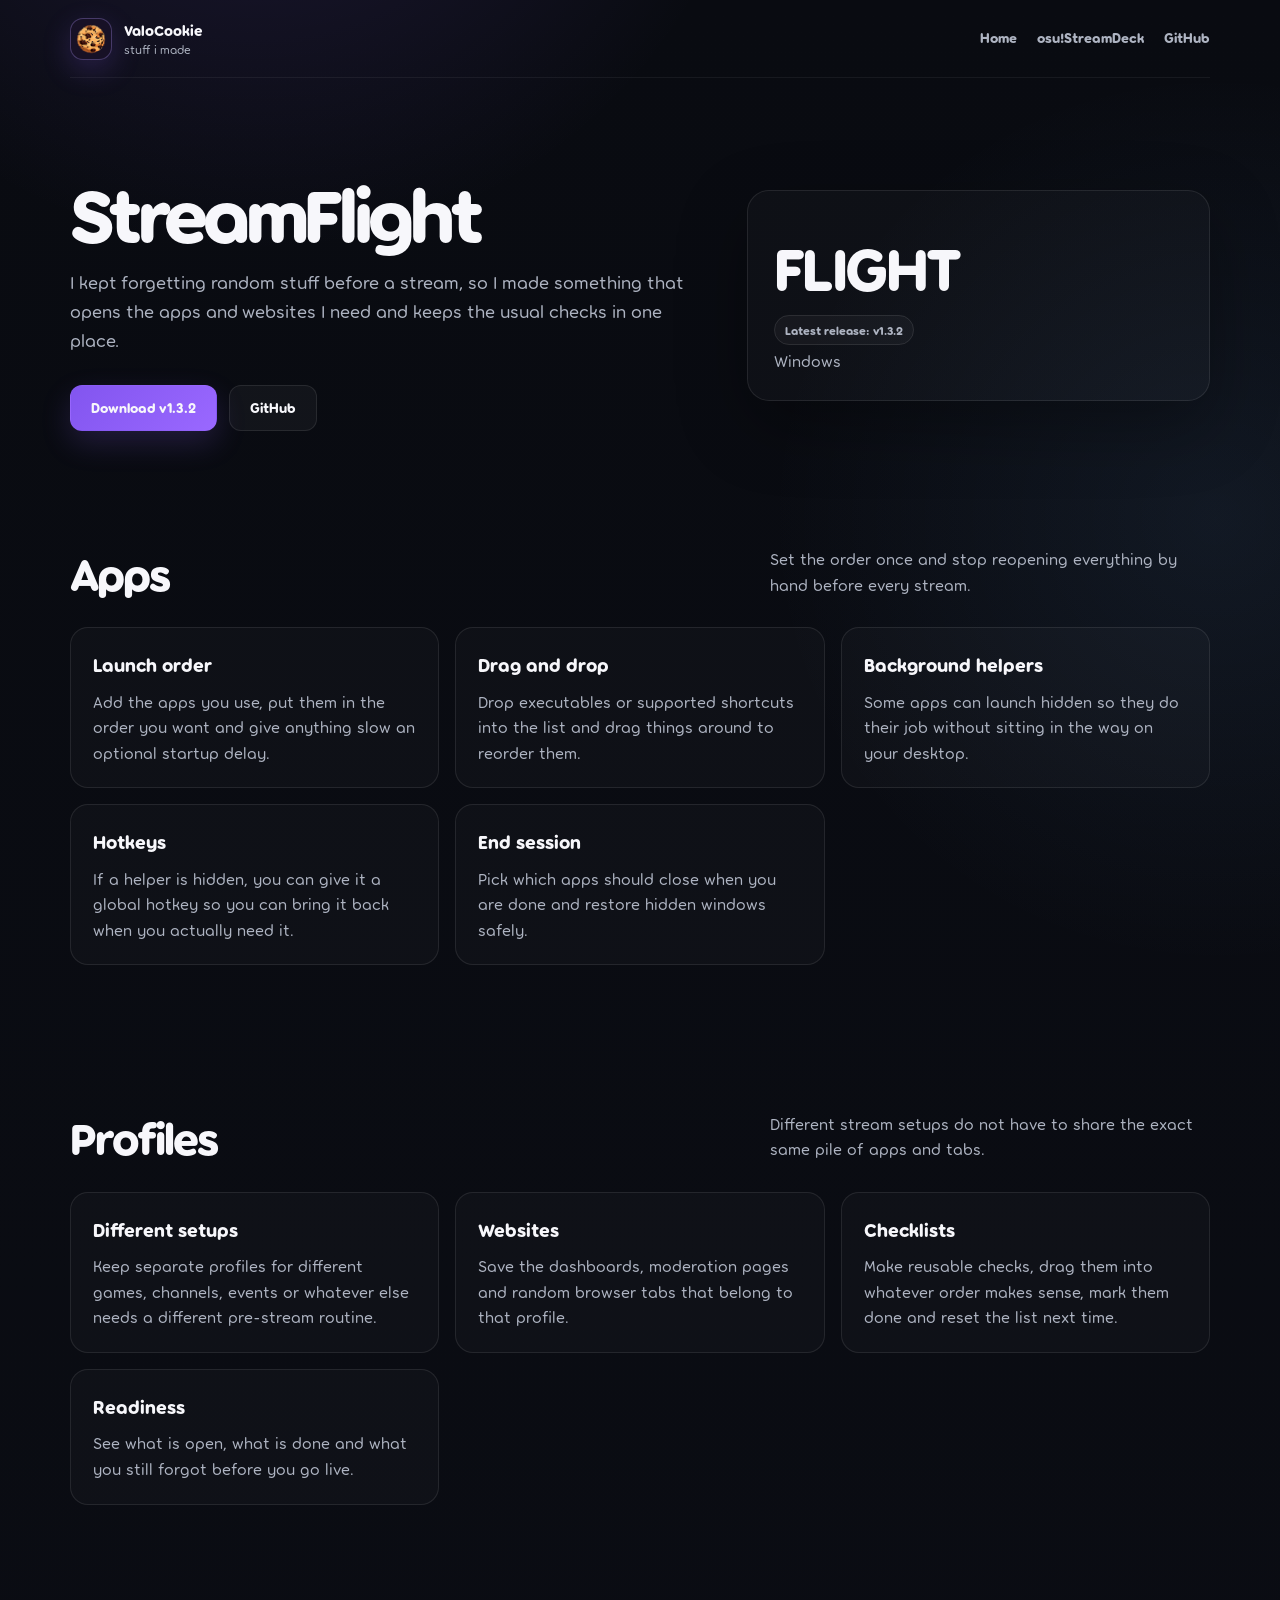
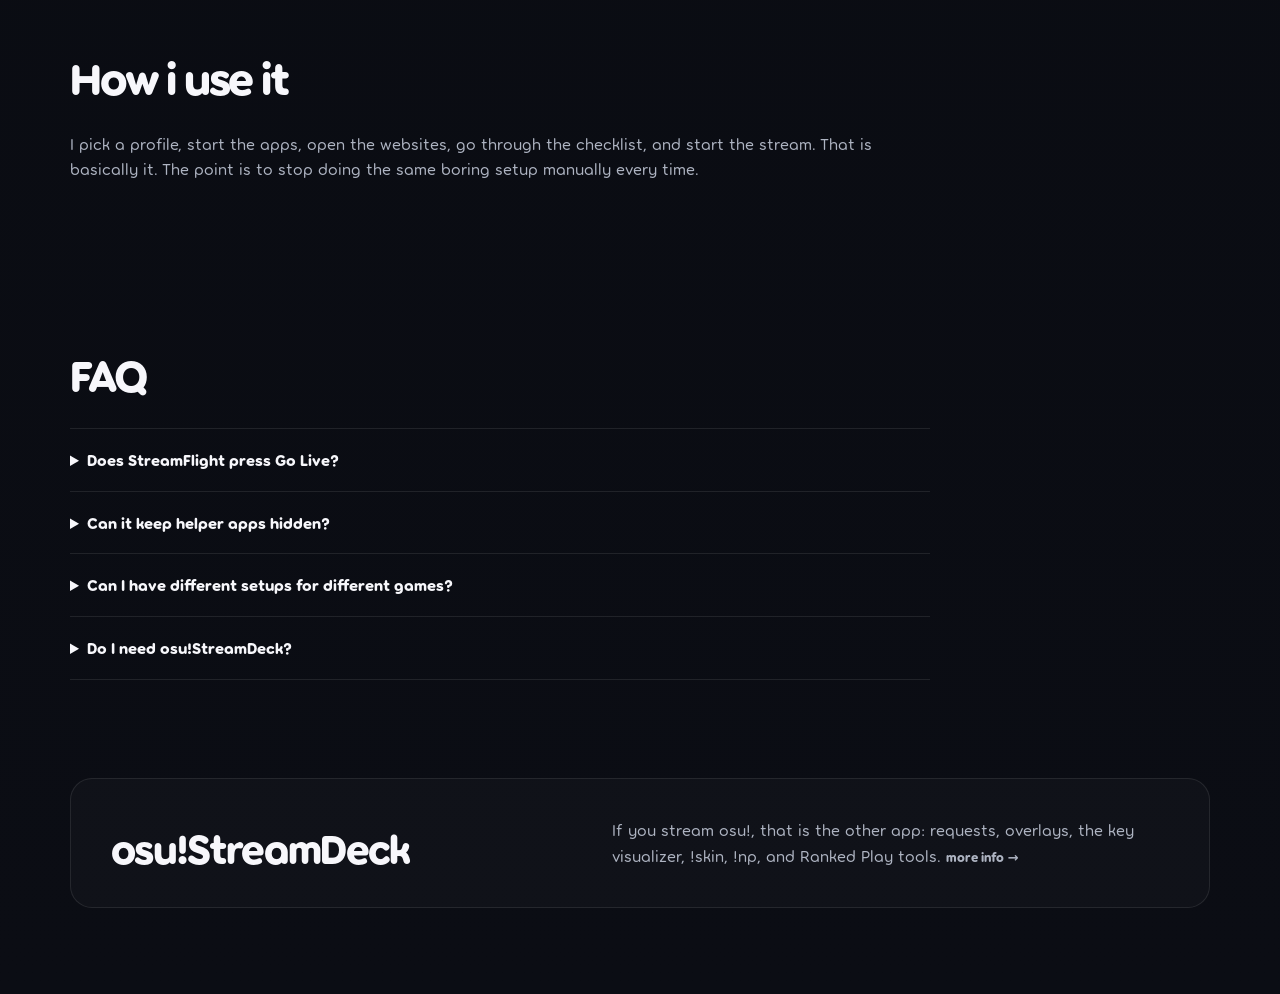
<file: streamflight/index.html>
<!doctype html>
<html lang="en">
<head>
  <meta charset="utf-8">
  <meta name="viewport" content="width=device-width,initial-scale=1">
  <meta name="theme-color" content="#0b0d14">
  <meta name="description" content="StreamFlight is a Windows app for opening stream apps and websites in order, keeping reusable checklists and saving different pre-stream setups.">
  <meta name="robots" content="index,follow">
  <link rel="canonical" href="https://valocookie.github.io/streamflight/">
  <meta property="og:title" content="StreamFlight">
  <meta property="og:description" content="Apps, websites and reusable pre-stream checklists in one place.">
  <meta property="og:url" content="https://valocookie.github.io/streamflight/">
  <meta property="og:type" content="website">
  <title>StreamFlight</title>

  <link rel="icon" type="image/png" href="/assets/favicon-32.png?v=2">
  <link rel="stylesheet" href="../styles.css?v=3.4-auto-releases">
</head>

<body>
  <header class="site-header shell">
    <a class="brand" href="/">
      <span class="brand-mark"><img src="/assets/valocookie-cookie-128.png" alt="" aria-hidden="true"></span>
      <span class="brand-copy"><strong>ValoCookie</strong><small>stuff i made</small></span>
    </a>
    <nav>
      <a href="/">Home</a>
      <a href="/osu-requests/">osu!StreamDeck</a>
      <a href="https://github.com/ValoCookie/streamflight" target="_blank" rel="noreferrer">GitHub</a>
    </nav>
  </header>

  <main>
    <section class="app-hero shell">
      <div class="app-hero-grid">
        <div>
          <h1>StreamFlight</h1>
          <p class="hero-copy">
            I kept forgetting random stuff before a stream, so I made something that opens the apps and websites I need and keeps the usual checks in one place.
          </p>

          <div class="hero-actions">
            <a class="button button-primary" id="flight-download-detail" href="https://github.com/ValoCookie/streamflight/releases" target="_blank" rel="noreferrer">Download</a>
            <a class="button button-secondary" href="https://github.com/ValoCookie/streamflight" target="_blank" rel="noreferrer">GitHub</a>
          </div>
        </div>

        <aside class="app-badge">
          <div class="giant wordmark">FLIGHT</div>
          <span class="release-chip" id="flight-status-detail">Latest release</span>
          <p>Windows</p>
        </aside>
      </div>
    </section>

    <section class="section shell">
      <div class="section-head">
        <div><h2>Apps</h2></div>
        <p>Set the order once and stop reopening everything by hand before every stream.</p>
      </div>

      <div class="detail-grid">
        <article class="detail-card">
          <h3>Launch order</h3>
          <p>Add the apps you use, put them in the order you want and give anything slow an optional startup delay.</p>
        </article>
        <article class="detail-card">
          <h3>Drag and drop</h3>
          <p>Drop executables or supported shortcuts into the list and drag things around to reorder them.</p>
        </article>
        <article class="detail-card">
          <h3>Background helpers</h3>
          <p>Some apps can launch hidden so they do their job without sitting in the way on your desktop.</p>
        </article>
        <article class="detail-card">
          <h3>Hotkeys</h3>
          <p>If a helper is hidden, you can give it a global hotkey so you can bring it back when you actually need it.</p>
        </article>
        <article class="detail-card">
          <h3>End session</h3>
          <p>Pick which apps should close when you are done and restore hidden windows safely.</p>
        </article>
      </div>
    </section>

    <section class="section shell">
      <div class="section-head">
        <div><h2>Profiles</h2></div>
        <p>Different stream setups do not have to share the exact same pile of apps and tabs.</p>
      </div>

      <div class="detail-grid">
        <article class="detail-card">
          <h3>Different setups</h3>
          <p>Keep separate profiles for different games, channels, events or whatever else needs a different pre-stream routine.</p>
        </article>
        <article class="detail-card">
          <h3>Websites</h3>
          <p>Save the dashboards, moderation pages and random browser tabs that belong to that profile.</p>
        </article>
        <article class="detail-card">
          <h3>Checklists</h3>
          <p>Make reusable checks, drag them into whatever order makes sense, mark them done and reset the list next time.</p>
        </article>
        <article class="detail-card">
          <h3>Readiness</h3>
          <p>See what is open, what is done and what you still forgot before you go live.</p>
        </article>
      </div>
    </section>

    <section class="section shell">
      <div class="section-head">
        <div><h2>How i use it</h2></div>
      </div>

      <p class="description wide-copy">
        I pick a profile, start the apps, open the websites, go through the checklist, and start the stream.
        That is basically it. The point is to stop doing the same boring setup manually every time.
      </p>
    </section>

    <section class="section shell">
      <div class="section-head"><div><h2>FAQ</h2></div></div>

      <div class="faq">
        <details>
          <summary>Does StreamFlight press Go Live?</summary>
          <p>No. It gets the stuff around the stream ready. It does not start the broadcast for you.</p>
        </details>
        <details>
          <summary>Can it keep helper apps hidden?</summary>
          <p>Yep. Background helpers can launch hidden and you can give them a hotkey to bring them back when needed.</p>
        </details>
        <details>
          <summary>Can I have different setups for different games?</summary>
          <p>Yep. That is what profiles are for.</p>
        </details>
        <details>
          <summary>Do I need osu!StreamDeck?</summary>
          <p>Nope. StreamFlight works by itself.</p>
        </details>
      </div>
    </section>

    <section class="band shell">
      <div><h2>osu!StreamDeck</h2></div>
      <p>If you stream osu!, that is the other app: requests, overlays, the key visualizer, !skin, !np, and Ranked Play tools. <a class="text-link" href="/osu-requests/">more info →</a></p>
    </section>
  </main>

  <script src="../script.js?v=3.4-auto-releases"></script>
</body>
</html>
</file>
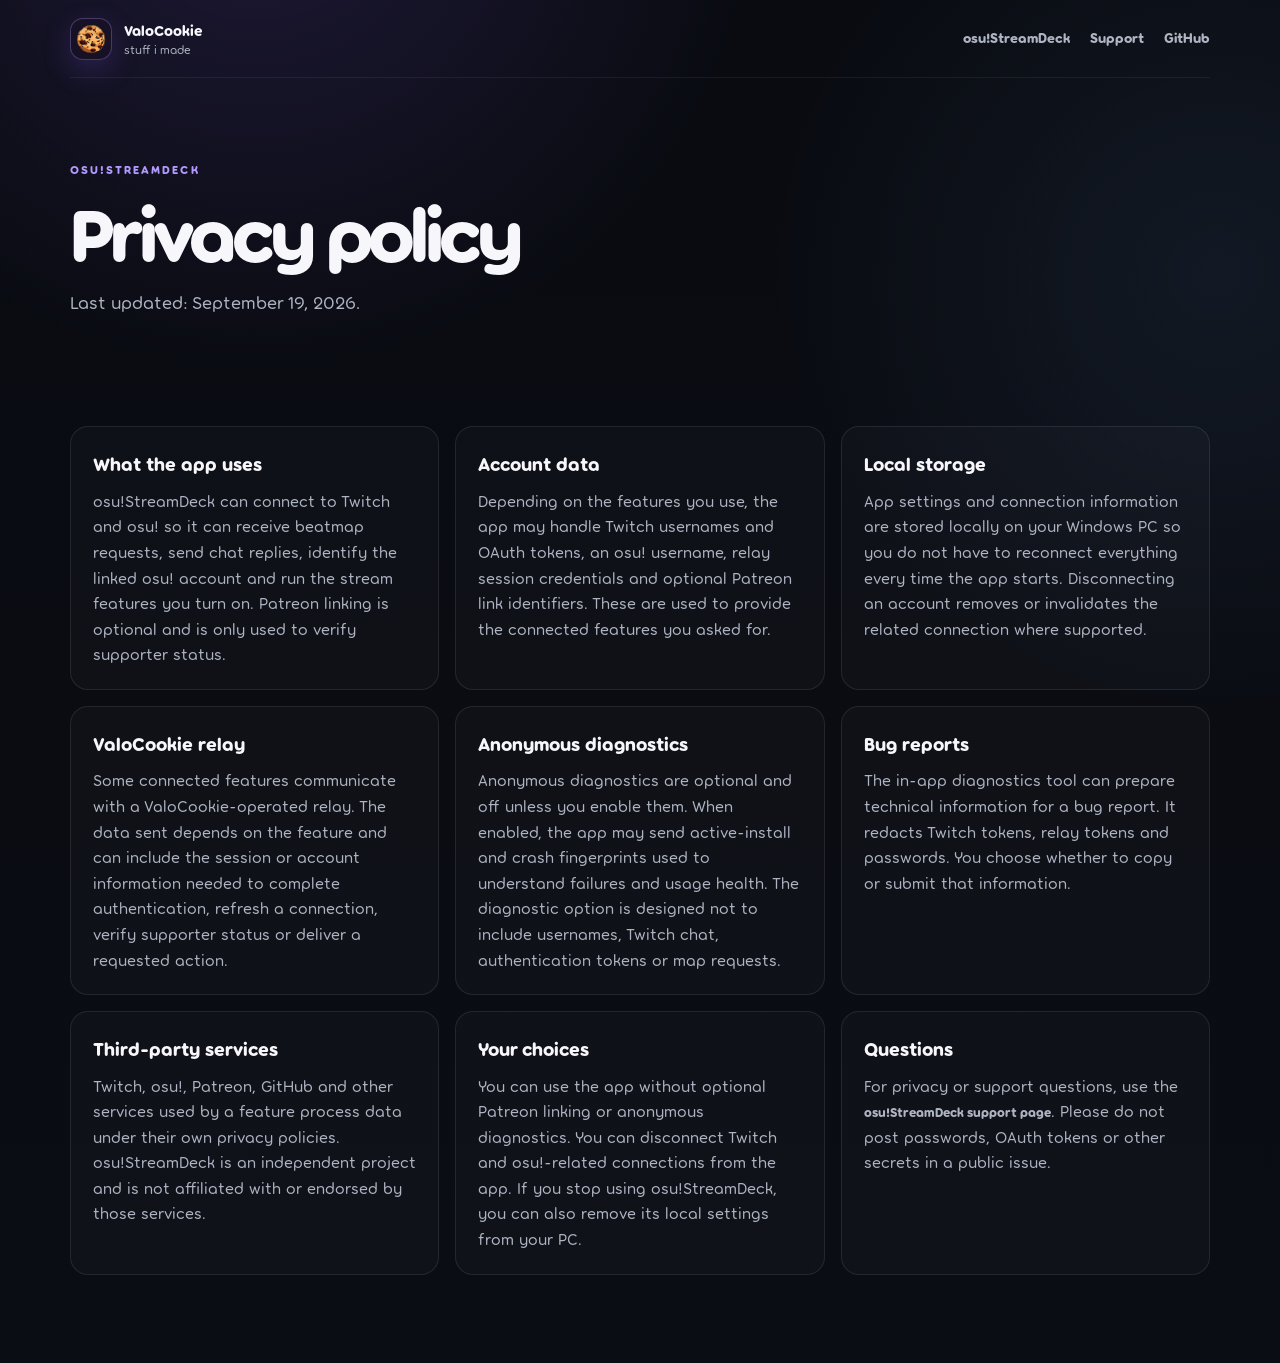
<file: osustreamdeck/privacy/index.html>
<!doctype html>
<html lang="en">
<head>
  <meta charset="utf-8">
  <meta name="viewport" content="width=device-width, initial-scale=1">
  <meta name="theme-color" content="#0b0d14">
  <meta name="description" content="Privacy policy for osu!StreamDeck by ValoCookie.">
  <meta name="robots" content="index,follow">
  <link rel="canonical" href="https://valocookie.github.io/osustreamdeck/privacy/">
  <title>osu!StreamDeck — Privacy</title>
  <link rel="icon" type="image/png" href="/assets/favicon-32.png?v=2">
  <link rel="stylesheet" href="/styles.css?v=3.4-auto-releases">
</head>
<body>
  <header class="site-header shell">
    <a class="brand" href="/" aria-label="ValoCookie home">
      <span class="brand-mark"><img src="/assets/valocookie-cookie-128.png" alt=""></span>
      <span class="brand-copy"><strong>ValoCookie</strong><small>stuff i made</small></span>
    </a>
    <nav aria-label="Main navigation">
      <a href="/osustreamdeck/">osu!StreamDeck</a>
      <a href="/osustreamdeck/support/">Support</a>
      <a href="https://github.com/ValoCookie/osuStreamDeck" target="_blank" rel="noreferrer">GitHub</a>
    </nav>
  </header>

  <main>
    <section class="app-hero shell">
      <div>
        <div class="eyebrow">osu!StreamDeck</div>
        <h1>Privacy policy</h1>
        <p class="hero-copy">Last updated: September 19, 2026.</p>
      </div>
    </section>

    <section class="section shell">
      <div class="detail-grid">
        <article class="detail-card">
          <h3>What the app uses</h3>
          <p>osu!StreamDeck can connect to Twitch and osu! so it can receive beatmap requests, send chat replies, identify the linked osu! account and run the stream features you turn on. Patreon linking is optional and is only used to verify supporter status.</p>
        </article>

        <article class="detail-card">
          <h3>Account data</h3>
          <p>Depending on the features you use, the app may handle Twitch usernames and OAuth tokens, an osu! username, relay session credentials and optional Patreon link identifiers. These are used to provide the connected features you asked for.</p>
        </article>

        <article class="detail-card">
          <h3>Local storage</h3>
          <p>App settings and connection information are stored locally on your Windows PC so you do not have to reconnect everything every time the app starts. Disconnecting an account removes or invalidates the related connection where supported.</p>
        </article>

        <article class="detail-card">
          <h3>ValoCookie relay</h3>
          <p>Some connected features communicate with a ValoCookie-operated relay. The data sent depends on the feature and can include the session or account information needed to complete authentication, refresh a connection, verify supporter status or deliver a requested action.</p>
        </article>

        <article class="detail-card">
          <h3>Anonymous diagnostics</h3>
          <p>Anonymous diagnostics are optional and off unless you enable them. When enabled, the app may send active-install and crash fingerprints used to understand failures and usage health. The diagnostic option is designed not to include usernames, Twitch chat, authentication tokens or map requests.</p>
        </article>

        <article class="detail-card">
          <h3>Bug reports</h3>
          <p>The in-app diagnostics tool can prepare technical information for a bug report. It redacts Twitch tokens, relay tokens and passwords. You choose whether to copy or submit that information.</p>
        </article>

        <article class="detail-card">
          <h3>Third-party services</h3>
          <p>Twitch, osu!, Patreon, GitHub and other services used by a feature process data under their own privacy policies. osu!StreamDeck is an independent project and is not affiliated with or endorsed by those services.</p>
        </article>

        <article class="detail-card">
          <h3>Your choices</h3>
          <p>You can use the app without optional Patreon linking or anonymous diagnostics. You can disconnect Twitch and osu!-related connections from the app. If you stop using osu!StreamDeck, you can also remove its local settings from your PC.</p>
        </article>

        <article class="detail-card">
          <h3>Questions</h3>
          <p>For privacy or support questions, use the <a class="text-link" href="/osustreamdeck/support/">osu!StreamDeck support page</a>. Please do not post passwords, OAuth tokens or other secrets in a public issue.</p>
        </article>
      </div>
    </section>
  </main>
</body>
</html>
</file>
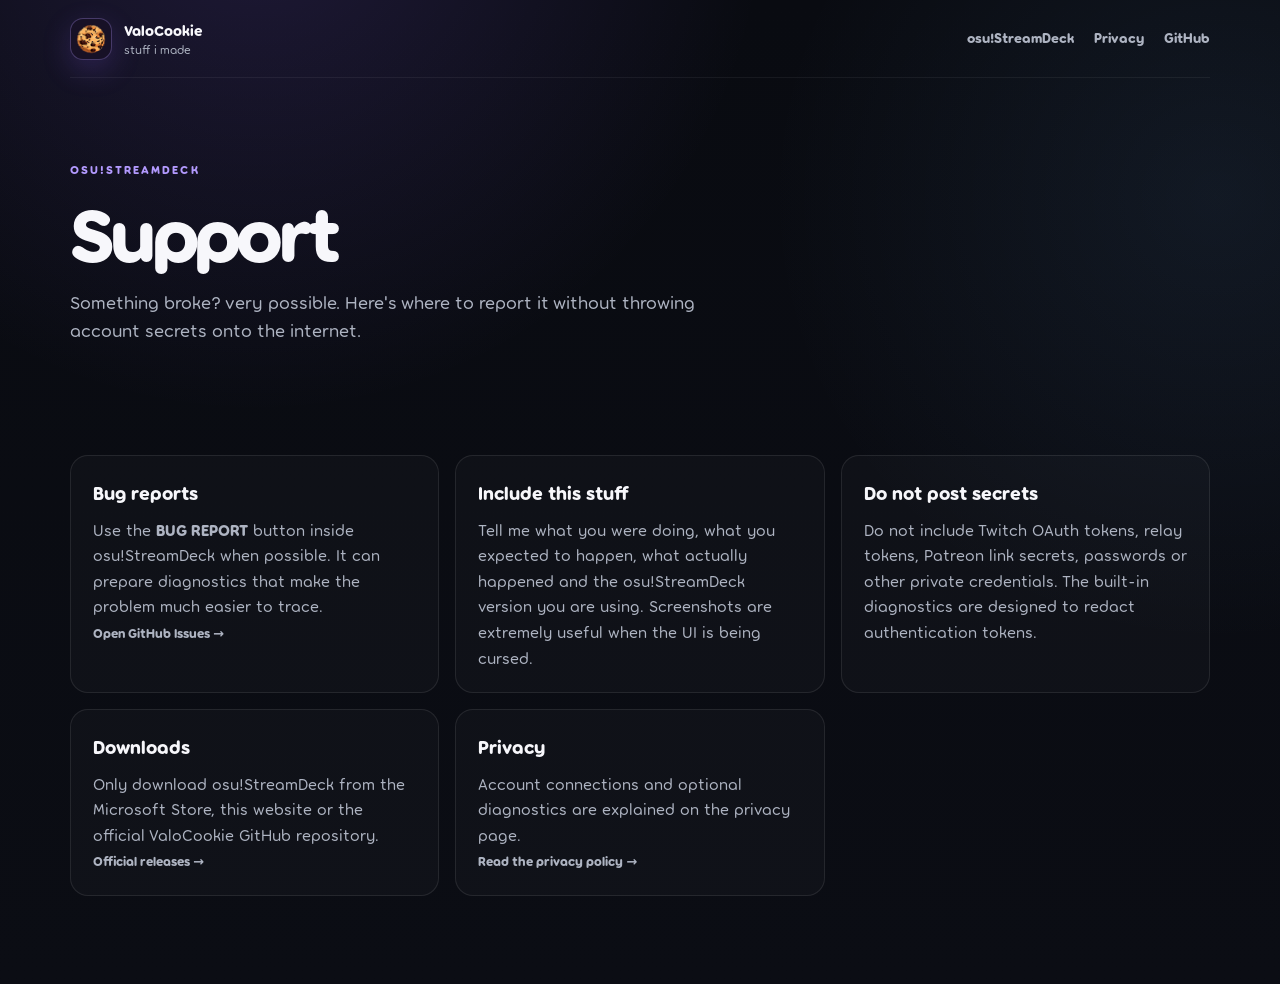
<file: osustreamdeck/support/index.html>
<!doctype html>
<html lang="en">
<head>
  <meta charset="utf-8">
  <meta name="viewport" content="width=device-width, initial-scale=1">
  <meta name="theme-color" content="#0b0d14">
  <meta name="description" content="Support for osu!StreamDeck by ValoCookie.">
  <meta name="robots" content="index,follow">
  <link rel="canonical" href="https://valocookie.github.io/osustreamdeck/support/">
  <title>osu!StreamDeck — Support</title>
  <link rel="icon" type="image/png" href="/assets/favicon-32.png?v=2">
  <link rel="stylesheet" href="/styles.css?v=3.4-auto-releases">
</head>
<body>
  <header class="site-header shell">
    <a class="brand" href="/" aria-label="ValoCookie home">
      <span class="brand-mark"><img src="/assets/valocookie-cookie-128.png" alt=""></span>
      <span class="brand-copy"><strong>ValoCookie</strong><small>stuff i made</small></span>
    </a>
    <nav aria-label="Main navigation">
      <a href="/osustreamdeck/">osu!StreamDeck</a>
      <a href="/osustreamdeck/privacy/">Privacy</a>
      <a href="https://github.com/ValoCookie/osuStreamDeck" target="_blank" rel="noreferrer">GitHub</a>
    </nav>
  </header>

  <main>
    <section class="app-hero shell">
      <div>
        <div class="eyebrow">osu!StreamDeck</div>
        <h1>Support</h1>
        <p class="hero-copy">Something broke? very possible. Here's where to report it without throwing account secrets onto the internet.</p>
      </div>
    </section>

    <section class="section shell">
      <div class="detail-grid">
        <article class="detail-card">
          <h3>Bug reports</h3>
          <p>Use the <strong>BUG REPORT</strong> button inside osu!StreamDeck when possible. It can prepare diagnostics that make the problem much easier to trace.</p>
          <p><a class="text-link" href="https://github.com/ValoCookie/osuStreamDeck/issues" target="_blank" rel="noreferrer">Open GitHub Issues →</a></p>
        </article>

        <article class="detail-card">
          <h3>Include this stuff</h3>
          <p>Tell me what you were doing, what you expected to happen, what actually happened and the osu!StreamDeck version you are using. Screenshots are extremely useful when the UI is being cursed.</p>
        </article>

        <article class="detail-card">
          <h3>Do not post secrets</h3>
          <p>Do not include Twitch OAuth tokens, relay tokens, Patreon link secrets, passwords or other private credentials. The built-in diagnostics are designed to redact authentication tokens.</p>
        </article>

        <article class="detail-card">
          <h3>Downloads</h3>
          <p>Only download osu!StreamDeck from the Microsoft Store, this website or the official ValoCookie GitHub repository.</p>
          <p><a class="text-link" href="https://github.com/ValoCookie/osuStreamDeck/releases" target="_blank" rel="noreferrer">Official releases →</a></p>
        </article>

        <article class="detail-card">
          <h3>Privacy</h3>
          <p>Account connections and optional diagnostics are explained on the privacy page.</p>
          <p><a class="text-link" href="/osustreamdeck/privacy/">Read the privacy policy →</a></p>
        </article>
      </div>
    </section>
  </main>
</body>
</html>
</file>
<file: styles.css>
@font-face { font-family: "Torus"; src: url("/assets/Torus-Regular.otf") format("opentype"); font-style: normal; font-weight: 400; font-display: swap; }
@font-face { font-family: "Torus"; src: url("/assets/Torus-Bold.otf") format("opentype"); font-style: normal; font-weight: 700 950; font-display: swap; }

:root {
  --bg: #0b0d14;
  --panel: #121621;
  --panel-soft: #171b27;
  --border: rgba(255,255,255,.09);
  --border-strong: rgba(255,255,255,.15);
  --text: #f7f7fb;
  --muted: #aeb4c2;
  --muted-2: #7f8798;
  --purple: #8f63ff;
  --purple-soft: #b39aff;
  --blue: #78b9ff;
  --pink: #f29bcf;
  --shadow: 0 24px 70px rgba(0,0,0,.32);
  --radius: 22px;
}
* { box-sizing: border-box; }
html { scroll-behavior: smooth; }
body {
  margin: 0; min-height: 100vh; color: var(--text);
  background: radial-gradient(circle at 20% -10%, rgba(143,99,255,.16), transparent 32rem), radial-gradient(circle at 95% 20%, rgba(120,185,255,.08), transparent 28rem), linear-gradient(180deg, #090b11 0%, var(--bg) 100%);
  font-family: "Torus", ui-sans-serif, system-ui, -apple-system, BlinkMacSystemFont, "Segoe UI", sans-serif;
  line-height: 1.6;
}
a { color: inherit; }
.shell { width: min(1140px, calc(100% - 40px)); margin-inline: auto; }
.site-header { min-height:78px; display:flex; align-items:center; justify-content:space-between; gap:24px; border-bottom:1px solid rgba(255,255,255,.06); }
.brand { display:flex; align-items:center; gap:12px; text-decoration:none; }
.brand-mark { width:42px; height:42px; display:grid; place-items:center; border-radius:13px; overflow:hidden; box-shadow:0 10px 30px rgba(143,99,255,.2); flex:0 0 auto; }
.brand-mark img { width:100%; height:100%; display:block; object-fit:cover; }
.brand-copy strong,.brand-copy small { display:block; }
.brand-copy strong { font-size:15px; }
.brand-copy small { color:var(--muted); font-size:12px; margin-top:-2px; }
nav { display:flex; gap:20px; align-items:center; flex-wrap:wrap; }
nav a { color:var(--muted); text-decoration:none; font-size:14px; font-weight:750; }
nav a:hover { color:var(--text); }
.hero { padding:98px 0 86px; }
.brand-banner {
  position:relative;
  height:clamp(170px,23vw,250px);
  margin:0 auto 54px;
  border:1px solid rgba(255,255,255,.10);
  border-radius:28px;
  overflow:visible;
  background:
    linear-gradient(180deg,rgba(5,7,15,.06),rgba(5,7,15,.26)),
    url("/assets/valocookie-banner.jpg") center/cover no-repeat;
  box-shadow:0 24px 70px rgba(0,0,0,.28), inset 0 0 0 1px rgba(143,99,255,.05);
}
.brand-banner::after {
  content:"";
  position:absolute;
  inset:0;
  border-radius:inherit;
  background:linear-gradient(90deg,rgba(8,10,18,.22),transparent 42%,rgba(8,10,18,.06));
  pointer-events:none;
}
.brand-banner-logo {
  position:absolute;
  left:50%;
  bottom:0;
  width:92px;
  height:92px;
  object-fit:cover;
  border-radius:24px;
  transform:translate(-50%,50%);
  border:4px solid var(--bg);
  box-shadow:0 16px 44px rgba(0,0,0,.42), 0 0 30px rgba(143,99,255,.26);
  z-index:2;
}

.hero-center { text-align:center; }
.eyebrow { color:var(--purple-soft); font-size:12px; font-weight:900; letter-spacing:.17em; text-transform:uppercase; }
h1,h2,h3 { text-wrap:balance; }
h1 { margin:14px 0 20px; font-size:clamp(48px,8vw,88px); line-height:.98; letter-spacing:-.06em; }
h1 .gradient { background:linear-gradient(90deg,var(--purple-soft),var(--blue),var(--pink)); -webkit-background-clip:text; color:transparent; }
.hero-copy { max-width:760px; margin:0 auto; color:var(--muted); font-size:18px; }
.hero-actions { margin-top:30px; display:flex; justify-content:center; gap:12px; flex-wrap:wrap; }
.button { min-height:46px; padding:0 20px; display:inline-flex; align-items:center; justify-content:center; border-radius:12px; border:1px solid transparent; text-decoration:none; font-weight:850; font-size:14px; transition:transform .16s ease,border-color .16s ease,background .16s ease; }
.button:hover { transform:translateY(-2px); }
.button-primary { background:linear-gradient(135deg,#8255ef,#9a68ff); box-shadow:0 12px 30px rgba(143,99,255,.18); }
.button-secondary { background:rgba(255,255,255,.04); border-color:var(--border); }
.button-secondary:hover { border-color:var(--border-strong); }
.trust-row { margin-top:30px; display:flex; justify-content:center; gap:18px; flex-wrap:wrap; color:var(--muted-2); font-size:13px; }
.section { padding:52px 0 88px; }
.section-head { display:flex; justify-content:space-between; gap:44px; align-items:end; margin-bottom:30px; }
.section-head h2 { margin:8px 0 0; font-size:clamp(30px,4vw,46px); letter-spacing:-.045em; line-height:1.05; }
.section-head p { max-width:440px; margin:0; color:var(--muted); }
.product-grid { display:grid; grid-template-columns:repeat(2,minmax(0,1fr)); gap:22px; }
.product-card { position:relative; min-height:0; height:100%; padding:30px; overflow:hidden; border:1px solid var(--border); border-radius:var(--radius); background:linear-gradient(180deg,rgba(23,27,39,.96),rgba(15,18,27,.96)); box-shadow:var(--shadow); display:flex; flex-direction:column; box-sizing:border-box; }
.product-card::before { content:""; position:absolute; inset:0 0 auto; height:3px; }
.product-card.osu::before { background:linear-gradient(90deg,var(--pink),var(--purple)); }
.product-card.flight::before { background:linear-gradient(90deg,var(--blue),var(--purple)); }
.card-top { display:flex; justify-content:space-between; gap:14px; align-items:center; }
.product-icon { min-width:58px; height:58px; padding:0 12px; display:grid; place-items:center; border:1px solid var(--border); border-radius:16px; background:rgba(255,255,255,.05); font-weight:950; }
.osu .product-icon { color:#ffc4e7; }
.flight .product-icon { color:#c6e2ff; }
.release-chip { padding:7px 10px; border-radius:999px; border:1px solid var(--border); background:rgba(255,255,255,.035); color:var(--muted); font-size:12px; font-weight:800; }
.product-card h3 { margin:24px 0 4px; font-size:36px; letter-spacing:-.045em; }
.tagline { margin:0; font-weight:760; color:#e1deea; }
.description { color:var(--muted); margin:18px 0 20px; }
.feature-list { margin:0; padding:0; list-style:none; flex:0 0 auto; }
.feature-list li { padding:8px 0 8px 26px; border-top:1px solid rgba(255,255,255,.05); position:relative; color:#d5d8e0; }
.feature-list li::before { content:"✓"; position:absolute; left:2px; color:var(--purple-soft); font-weight:900; }
.card-actions { position:relative; z-index:2; flex:0 0 auto; margin-top:auto; padding-top:24px; display:flex; justify-content:space-between; align-items:center; gap:14px; flex-wrap:wrap; border-top:1px solid rgba(255,255,255,.05); }
.text-link { color:var(--muted); text-decoration:none; font-size:13px; font-weight:800; }
.text-link:hover { color:var(--text); }
.band { margin:10px auto 86px; padding:38px 40px; display:grid; grid-template-columns:.9fr 1.1fr; gap:46px; align-items:center; border:1px solid var(--border); border-radius:var(--radius); background:rgba(255,255,255,.025); }
.band h2 { margin:8px 0 0; font-size:clamp(28px,3.8vw,42px); line-height:1.06; letter-spacing:-.04em; }
.band p { margin:0; color:var(--muted); font-size:16px; }
.app-hero { padding:82px 0 58px; }
.app-hero-grid { display:grid; grid-template-columns:1.15fr .85fr; gap:50px; align-items:center; }
.app-hero h1 { font-size:clamp(46px,7vw,78px); margin-bottom:18px; }
.app-hero .hero-copy { margin:0; max-width:690px; }
.app-hero .hero-actions { justify-content:flex-start; }
.app-badge { padding:26px; border:1px solid var(--border); border-radius:var(--radius); background:rgba(255,255,255,.025); box-shadow:var(--shadow); }
.app-badge .giant { font-size:clamp(54px,8vw,90px); font-weight:950; letter-spacing:-.06em; }
.app-badge p { color:var(--muted); margin:6px 0 0; }
.keyword { color:var(--purple-soft); font-weight:800; }
.detail-grid { display:grid; grid-template-columns:repeat(3,minmax(0,1fr)); gap:16px; }
.detail-card { padding:22px; border:1px solid var(--border); border-radius:18px; background:rgba(255,255,255,.025); }
.detail-card h3 { margin:0 0 8px; font-size:19px; }
.detail-card p { margin:0; color:var(--muted); }
.faq { max-width:860px; }
.faq details { border-top:1px solid var(--border); padding:18px 0; }
.faq details:last-child { border-bottom:1px solid var(--border); }
.faq summary { cursor:pointer; font-weight:800; }
.faq p { color:var(--muted); margin:10px 0 0; }
.notice { border-left:3px solid var(--purple); padding:8px 0 8px 24px; color:var(--muted); }
.notice strong { color:var(--text); }
.site-footer { min-height:108px; padding:28px 0; display:flex; justify-content:space-between; align-items:center; gap:24px; border-top:1px solid rgba(255,255,255,.07); color:var(--muted); font-size:13px; }
.site-footer strong { display:block; color:var(--text); font-size:15px; }
.site-footer a { text-decoration:none; font-weight:800; }
.footer-links { display:flex; gap:16px; flex-wrap:wrap; }
@media (max-width:860px) { .product-grid,.app-hero-grid,.detail-grid { grid-template-columns:1fr; } .section-head,.band { display:grid; grid-template-columns:1fr; gap:18px; } .product-card { min-height:0; } .app-badge { max-width:520px; } }
@media (max-width:580px) { .shell { width:min(100% - 26px,1140px); } .site-header { align-items:flex-start; padding:16px 0; } nav { justify-content:flex-end; gap:12px; } .brand-copy small { display:none; } .hero { padding-top:72px; } .hero-copy { font-size:16px; } .product-card { padding:22px; min-height:0; height:auto; } .card-actions { flex-direction:column; align-items:stretch; padding-top:24px; } .text-link { text-align:center; } .band { padding:28px; } .site-footer { align-items:flex-start; flex-direction:column; } }

@media (max-width:580px) {
  .brand-banner { height:150px; margin-bottom:48px; border-radius:22px; }
  .brand-banner-logo { width:78px; height:78px; border-radius:21px; }
}

.brand-mark {
  overflow: hidden;
  padding: 0;
  background: #171126;
  border: 1px solid rgba(179,154,255,.30);
}
.brand-mark img {
  width: 100%;
  height: 100%;
  display: block;
  object-fit: cover;
  transform: scale(1.12);
}
.brand-hero {
  position: relative;
  min-height: 510px;
  margin-top: 34px;
  margin-bottom: 34px;
  padding: 74px 64px;
  display: flex;
  align-items: center;
  overflow: hidden;
  border: 1px solid rgba(179,154,255,.16);
  border-radius: 30px;
  background: #090713;
  box-shadow: 0 32px 90px rgba(0,0,0,.38), 0 0 60px rgba(118,74,255,.08);
  isolation: isolate;
}
.brand-hero-art {
  position: absolute;
  inset: 0;
  z-index: -2;
  background-image: url('/assets/valocookie-banner.jpg');
  background-position: center;
  background-size: cover;
  opacity: .92;
}
.brand-hero::after {
  content: "";
  position: absolute;
  inset: 0;
  z-index: -1;
  background: linear-gradient(90deg, rgba(7,7,18,.94) 0%, rgba(9,8,23,.83) 38%, rgba(10,8,26,.35) 65%, rgba(8,7,18,.12) 100%);
}
.brand-hero-content {
  width: min(610px, 58%);
}
.brand-hero h1 {
  margin-top: 14px;
  font-size: clamp(52px, 7vw, 82px);
}
.brand-hero .hero-copy {
  margin: 0;
  max-width: 580px;
  color: #c3c7d5;
}
.brand-hero .hero-actions,
.brand-hero .trust-row {
  justify-content: flex-start;
}
.brand-hero .trust-row {
  max-width: 600px;
}
@media (max-width: 860px) {
  .brand-hero {
    min-height: 500px;
    padding: 58px 38px;
  }
  .brand-hero-content { width: 72%; }
  .brand-hero::after {
    background: linear-gradient(90deg, rgba(7,7,18,.95) 0%, rgba(9,8,23,.78) 52%, rgba(8,7,18,.28) 100%);
  }
}
@media (max-width: 580px) {
  .brand-hero {
    min-height: 520px;
    margin-top: 18px;
    padding: 46px 24px;
    border-radius: 22px;
  }
  .brand-hero-content { width: 100%; }
  .brand-hero-art {
    background-position: 70% center;
    opacity: .72;
  }
  .brand-hero::after {
    background: linear-gradient(180deg, rgba(7,7,18,.72) 0%, rgba(8,7,20,.88) 48%, rgba(7,7,18,.97) 100%);
  }
  .brand-hero .hero-actions,
  .brand-hero .trust-row { justify-content: center; }
  .brand-hero-content { text-align: center; }
}

.product-icon.word-icon { font-size: 10px; letter-spacing: .06em; min-width: 58px; padding: 0 8px; }
.app-badge .giant.wordmark { font-size: clamp(36px, 5vw, 62px); letter-spacing: -.04em; }
.installer-section { padding-top: 12px; padding-bottom: 26px; }
.installer-card {
  position: relative;
  overflow: hidden;
  display: grid;
  grid-template-columns: minmax(0, 1fr) auto;
  gap: 34px;
  align-items: center;
  padding: 30px;
  border: 1px solid var(--border);
  border-radius: var(--radius);
  background: linear-gradient(135deg, rgba(139,92,246,.10), rgba(23,27,39,.96) 44%, rgba(15,18,27,.96));
  box-shadow: var(--shadow);
}
.installer-card::before {
  content: "";
  position: absolute;
  inset: 0 0 auto;
  height: 3px;
  background: linear-gradient(90deg, var(--pink), var(--purple), var(--blue));
}
.installer-copy { max-width: 780px; }
.installer-kicker { display: flex; align-items: center; gap: 10px; color: var(--muted); font-size: 12px; font-weight: 850; letter-spacing: .06em; text-transform: uppercase; }
.installer-kicker img { width: 34px; height: 34px; object-fit: contain; image-rendering: auto; }
.installer-card h2 { margin: 16px 0 10px; font-size: clamp(27px, 3.4vw, 38px); letter-spacing: -.04em; }
.installer-card p { margin: 0; color: var(--muted); max-width: 760px; }
.installer-card .installer-note { margin-top: 10px; color: var(--text); opacity: .86; }
.installer-actions { min-width: 220px; display: flex; flex-direction: column; align-items: stretch; gap: 12px; }
.installer-actions .button { text-align: center; }
.installer-actions .text-link { text-align: center; }
@media (max-width: 860px) { .installer-card { grid-template-columns: 1fr; gap: 22px; } .installer-actions { min-width: 0; } }


.home-intro { padding-top: 48px; padding-bottom: 24px; }
.home-title { margin-bottom: 0; font-size: clamp(42px, 6vw, 64px); }
.wide-copy { max-width: 850px; }
</file>
